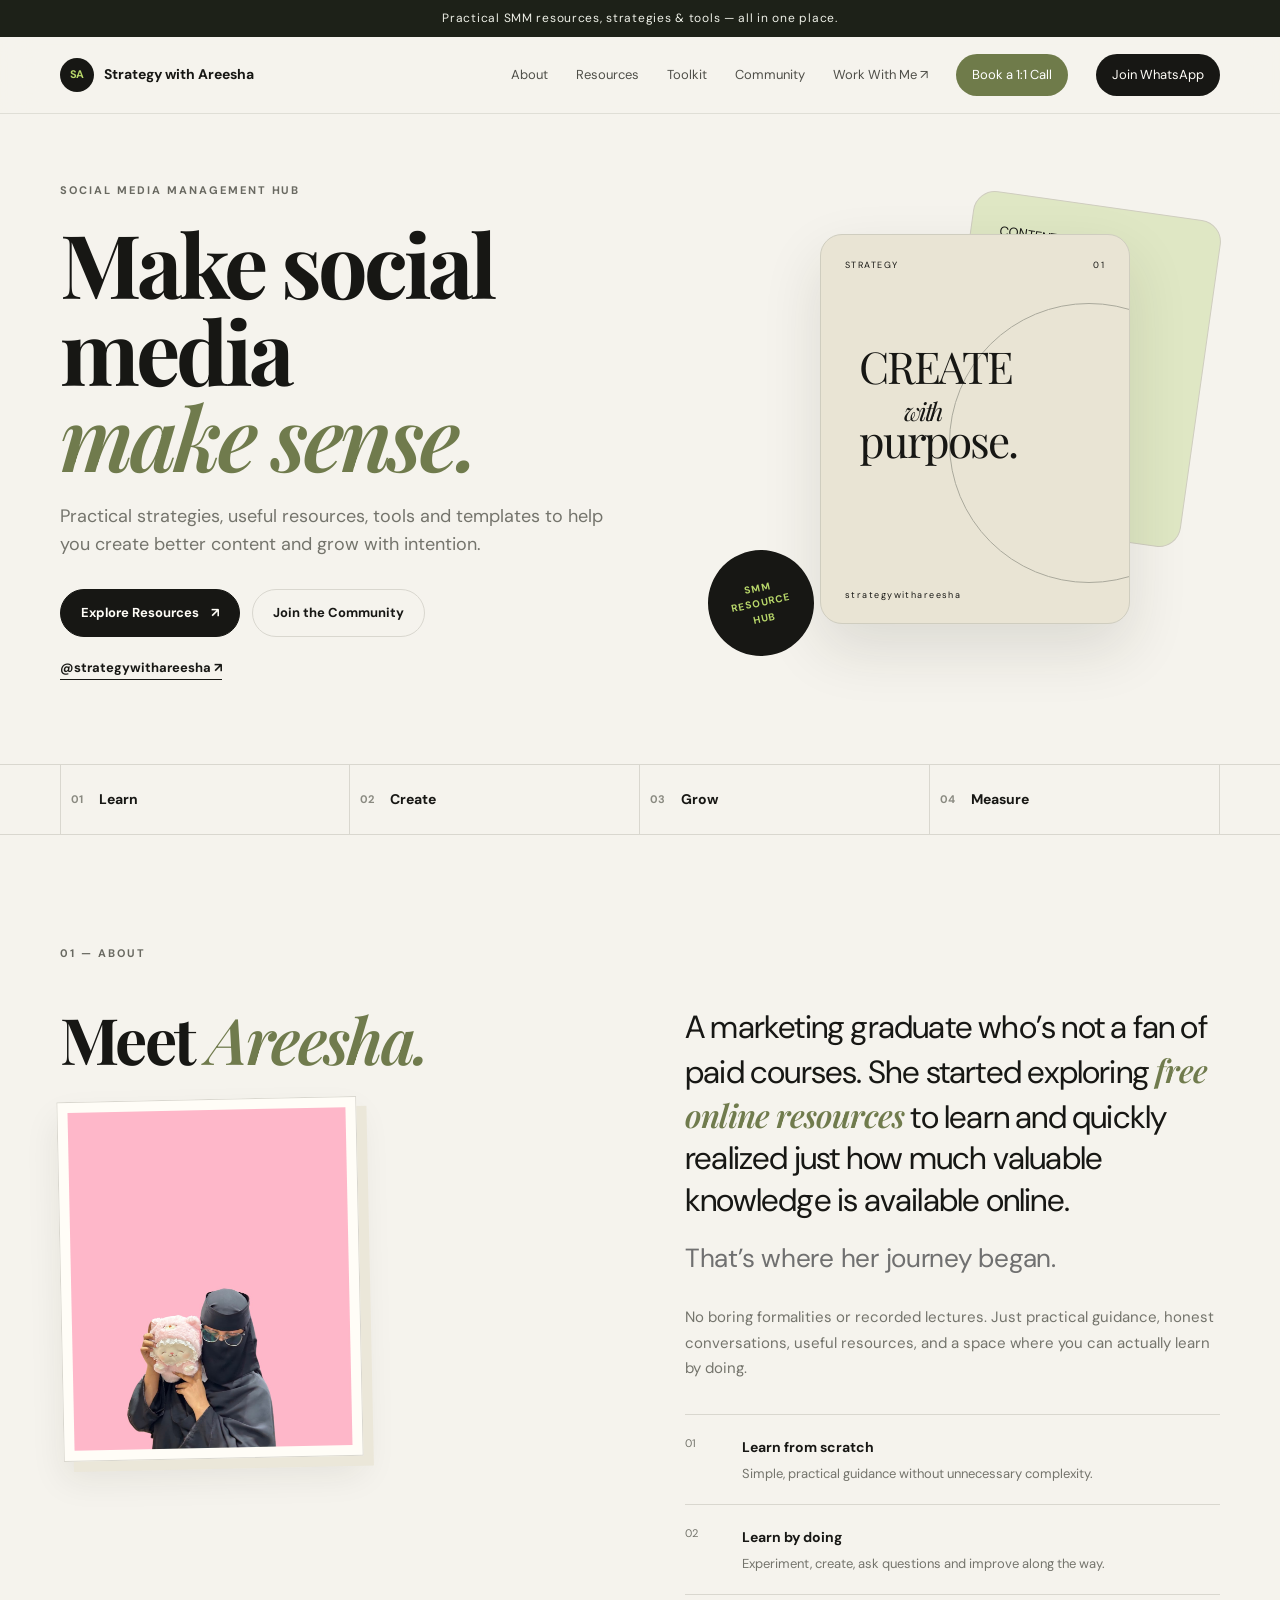
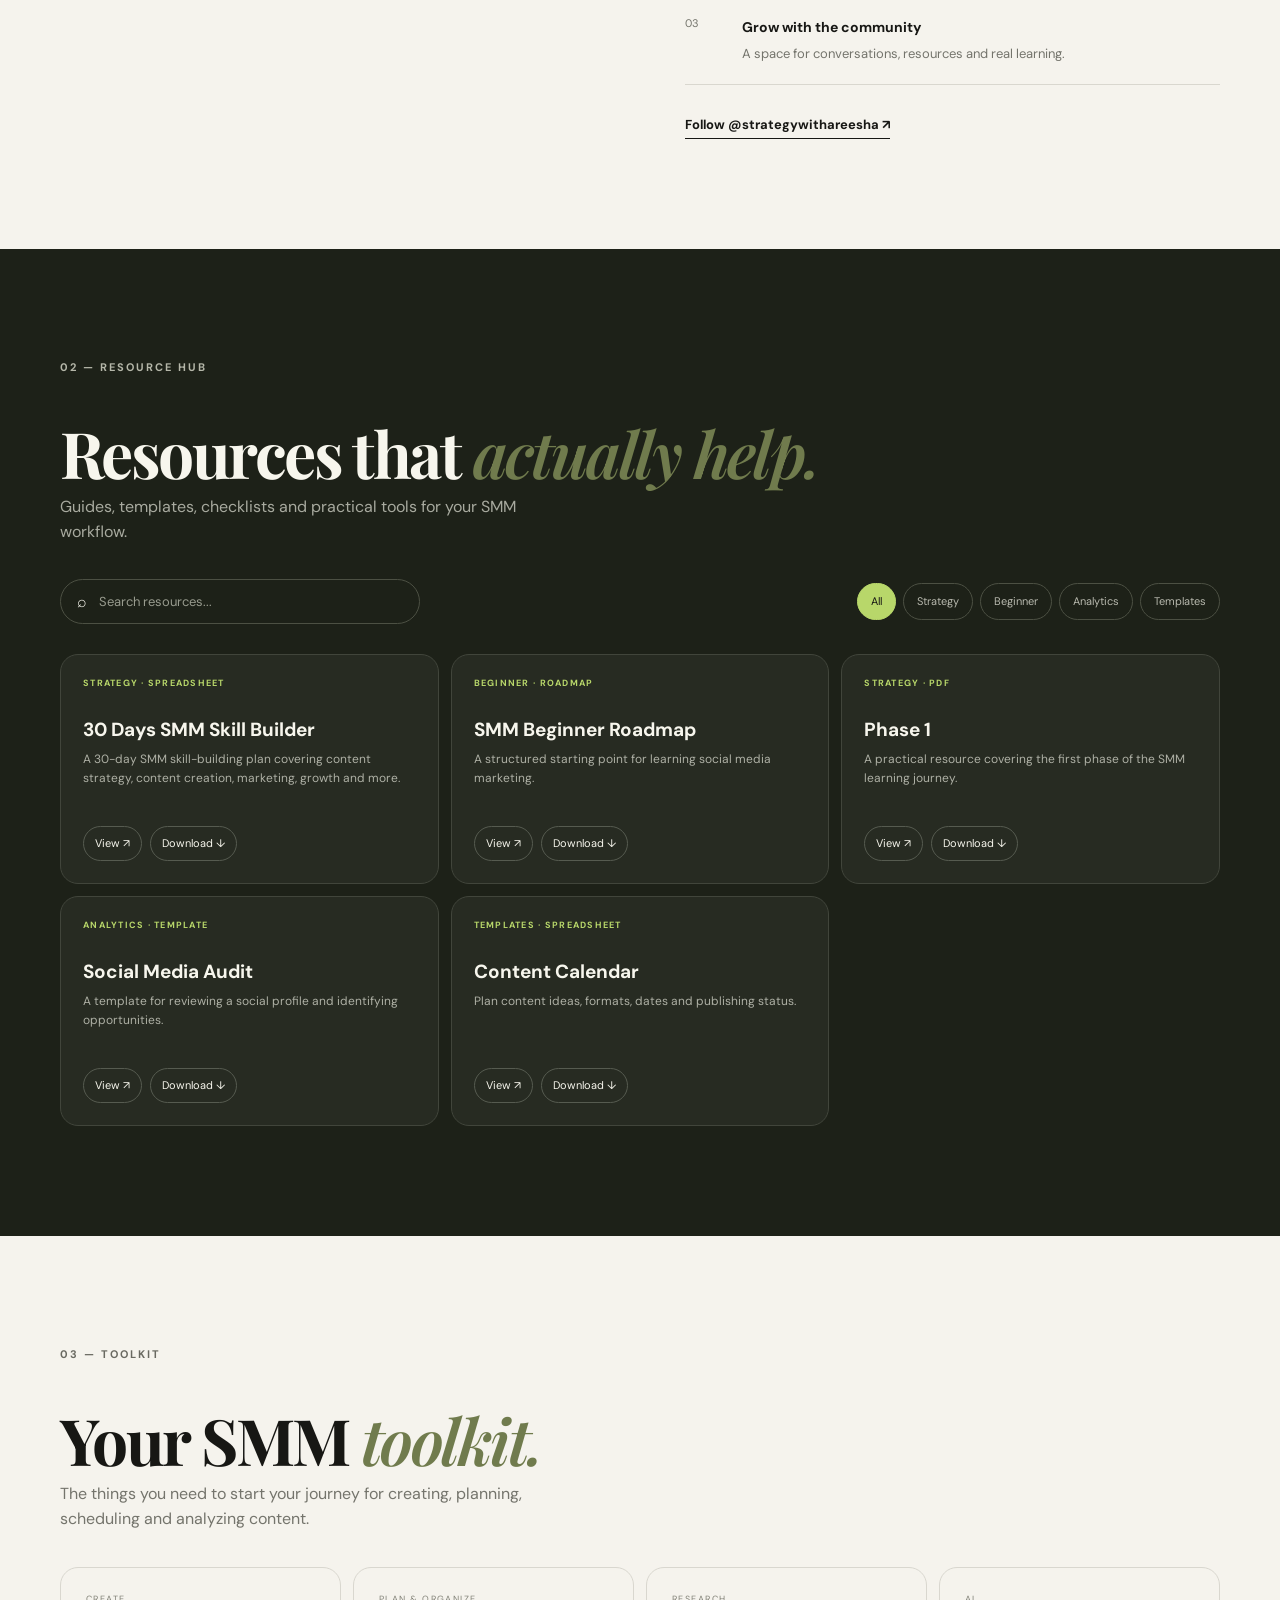
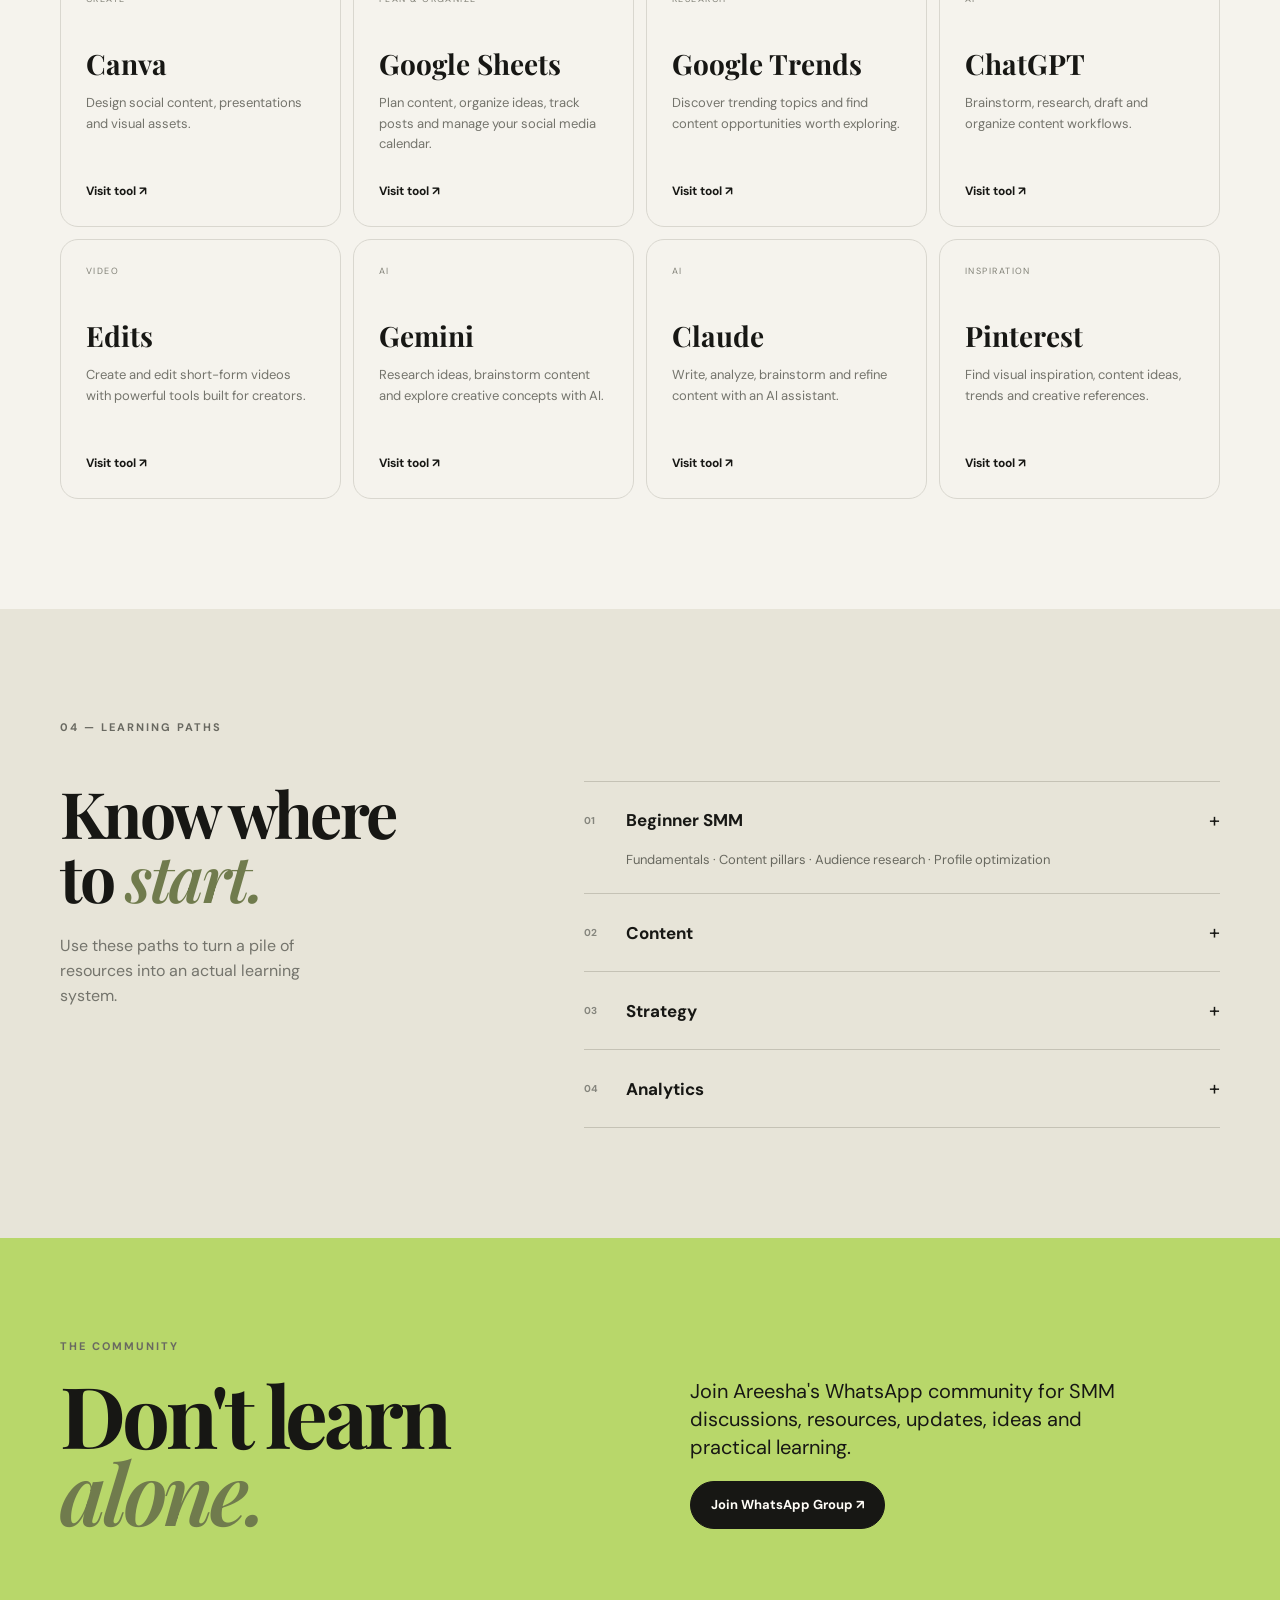
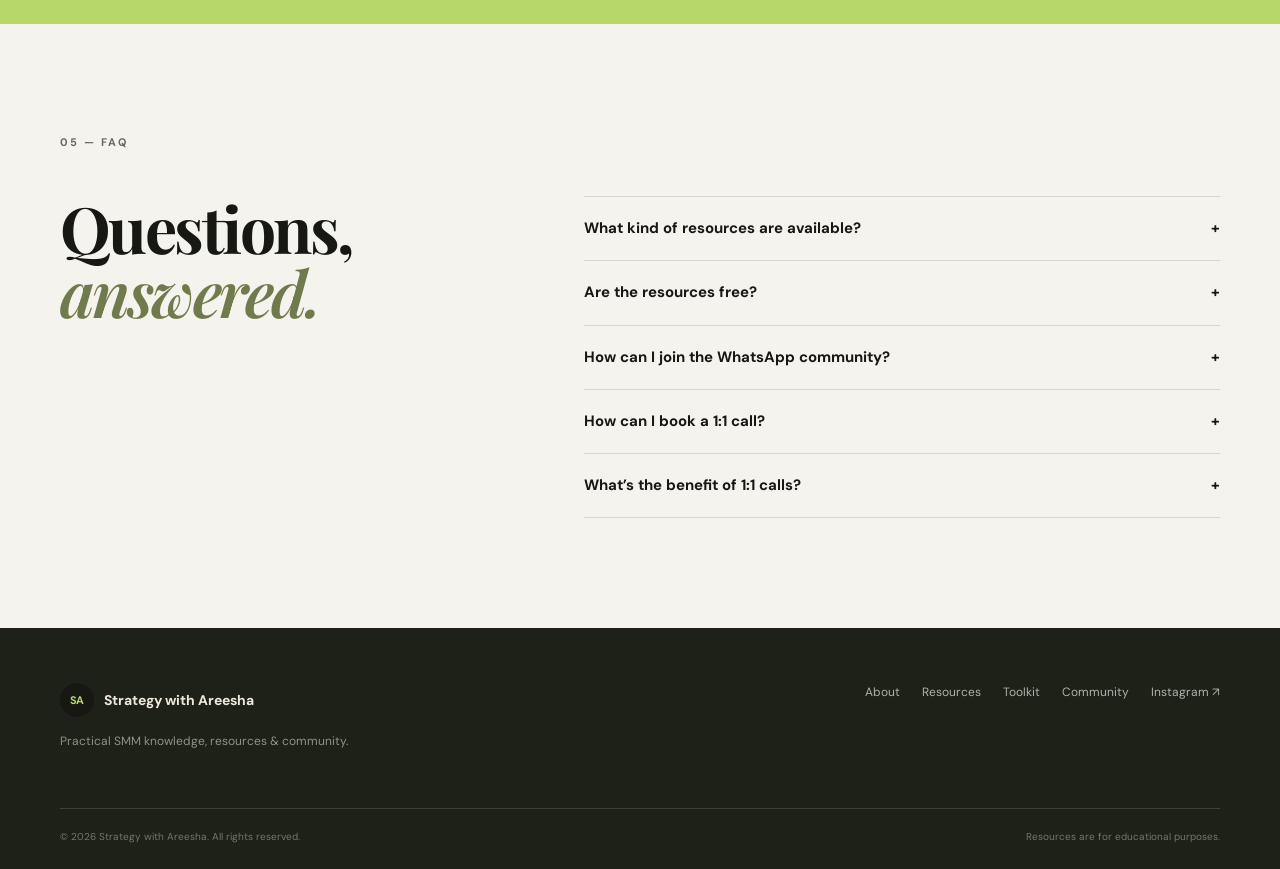
<file: index.html>
<!DOCTYPE html>
<html lang="en">

<head>
  <meta charset="UTF-8">
  <meta name="viewport" content="width=device-width, initial-scale=1.0">
  <meta name="description"
    content="Strategy with Areesha — practical social media management resources, tools, templates and learning guides.">
  <meta property="og:title" content="Strategy with Areesha | SMM Resource Hub">
  <meta property="og:description" content="Practical SMM resources, tools, templates and learning guides.">
  <title>Strategy with Areesha | SMM Resource Hub</title>
  <link rel="preconnect" href="https://fonts.googleapis.com">
  <link rel="preconnect" href="https://fonts.gstatic.com" crossorigin>
  <link
    href="https://fonts.googleapis.com/css2?family=DM+Sans:wght@400;500;600;700&family=Playfair+Display:wght@600;700&display=swap"
    rel="stylesheet">
  <link rel="stylesheet" href="css/style.css">
</head>

<body>
  <div class="announcement">Practical SMM resources, strategies & tools — all in one place.</div>

  <header class="site-header">
    <nav class="nav container">
      <a class="brand" href="#home"><span class="brand-mark">SA</span><span>Strategy with Areesha</span></a>
      <button class="menu-toggle" aria-label="Open navigation">☰</button>
      <div class="nav-links">
        <a href="#about">About</a>
        <a href="#resources">Resources</a>
        <a href="#toolkit">Toolkit</a>
        <a href="#community">Community</a>
        <a href="services.html" class="nav-button black">
            Work With Me ↗
        </a>
        <a class="nav-cta booking-cta" 
          href="mailto:areeshajamshedwork@gmail.com?subject=1%3A1%20SMM%20Call%20Request&body=Hi%20Areesha%2C%0A%0AI%27d%20like%20to%20book%20a%201%3A1%20SMM%20call%20with%20you.%0A%0APreferred%20date%3A%20%0APreferred%20time%3A%20%0A%0AWhat%20I%27d%20like%20help%20with%3A%20%0A%0AThanks%21"
          target="_blank"
          rel="noopener">
          Book a 1:1 Call
        </a>
        <a class="nav-cta" href="https://chat.whatsapp.com/FbmgXTyBlDc7ryniLBomnf?s=cl&p=a&mlu=4">Join WhatsApp</a>
      </div>
    </nav>
  </header>

  <main>
    <section id="home" class="hero container">
      <div class="hero-copy">
        <span class="eyebrow">SOCIAL MEDIA MANAGEMENT HUB</span>
        <h1>Make social media<br><em>make sense.</em></h1>
        <p class="hero-text">Practical strategies, useful resources, tools and templates to help you create better
          content and grow with intention.</p>
        <div class="hero-actions">
          <a class="button primary" href="#resources">Explore Resources <span>↗</span></a>
          <a class="button secondary" href="#community">Join the Community</a>
        </div>
        <a class="instagram-link" href="https://www.instagram.com/strategywithareesha/" target="_blank"
          rel="noopener">@strategywithareesha ↗</a>
      </div>
      <div class="hero-art" aria-hidden="true">
        <div class="art-card card-back"><span>CONTENT</span><strong>PLAN.</strong></div>
        <div class="art-card card-main">
          <div class="mini-top"><span>STRATEGY</span><span>01</span></div>
          <div class="orbit"></div>
          <div class="art-word">CREATE<br><i>with</i><br>purpose.</div>
          <div class="mini-bottom">strategywithareesha</div>
        </div>
        <div class="art-sticker">SMM<br>RESOURCE<br>HUB</div>
      </div>
    </section>

    <section class="stats-strip">
      <div class="container stats">
        <div><strong>01</strong><span>Learn</span></div>
        <div><strong>02</strong><span>Create</span></div>
        <div><strong>03</strong><span>Grow</span></div>
        <div><strong>04</strong><span>Measure</span></div>
      </div>
    </section>

    <section id="about" class="section container about">
      <div class="section-label">01 — ABOUT</div>
      <div class="about-grid">
        <div class="about-profile">
            <h2>Meet <em>Areesha.</em></h2>

            <img 
                src="resources/areesha.jpg" 
                alt="Areesha"
                class="areesha-photo"
            >
        </div>
        <div class="about-copy">
          <p class="lead">
              A marketing graduate who’s not a fan of paid courses.
              She started exploring <em>free online resources</em> to learn
              and quickly realized just how much valuable knowledge is available online.
              <span class="intro-ending">That’s where her journey began.</span>
          </p>

          <p class="about-description">
            No boring formalities or recorded lectures. Just practical guidance,
            honest conversations, useful resources, and a space where you can
            actually learn by doing.
          </p>

          <div class="about-points">
            <div>
              <span>01</span>
              <div>
                <b>Learn from scratch</b>
                <p>Simple, practical guidance without unnecessary complexity.</p>
              </div>
            </div>

            <div>
              <span>02</span>
              <div>
                <b>Learn by doing</b>
                <p>Experiment, create, ask questions and improve along the way.</p>
              </div>
            </div>

            <div>
              <span>03</span>
              <div>
                <b>Grow with the community</b>
                <p>A space for conversations, resources and real learning.</p>
              </div>
            </div>
          </div>
          <a class="text-link" href="https://www.instagram.com/strategywithareesha/" target="_blank"
            rel="noopener">Follow @strategywithareesha ↗</a>
        </div>
      </div>
    </section>

    <section id="resources" class="section resource-section">
      <div class="container">
        <div class="section-label">02 — RESOURCE HUB</div>
        <div class="section-head">
          <div>
            <h2>Resources that <em>actually help.</em></h2>
            <p>Guides, templates, checklists and practical tools for your SMM workflow.</p>
          </div>
        </div>
        <div class="resource-controls">
          <label class="search"><span>⌕</span><input id="resourceSearch" type="search"
              placeholder="Search resources..."></label>
          <div id="filters" class="filters"></div>
        </div>
        <div id="resourceGrid" class="resource-grid"></div>
        <div id="emptyState" class="empty-state" hidden>No resources found. Try another search or category.</div>
      </div>
    </section>

    <section id="toolkit" class="section container">
      <div class="section-label">03 — TOOLKIT</div>
      <div class="section-head">
        <div>
          <h2>Your SMM <em>toolkit.</em></h2>
          <p>The things you need to start your journey for creating, planning, scheduling and analyzing content.</p>
        </div>
      </div>
      <div class="tool-grid">
        <article class="tool-card"><span>CREATE</span>
          <h3>Canva</h3>
          <p>Design social content, presentations and visual assets.</p><a href="https://www.canva.com/" target="_blank"
            rel="noopener">Visit tool ↗</a>
        </article>
        <article class="tool-card">
          <span>PLAN & ORGANIZE</span>
          <h3>Google Sheets</h3>
          <p>Plan content, organize ideas, track posts and manage your social media calendar.</p>
          <a href="https://sheets.google.com/" target="_blank" rel="noopener">Visit tool ↗</a>
        </article>
        <article class="tool-card"><span>RESEARCH</span>
          <h3>Google Trends</h3>
          <p>Discover trending topics and find content opportunities worth exploring.</p>
          <a href="https://trends.google.com/" target="_blank" rel="noopener">Visit tool ↗</a>
        </article>
        <article class="tool-card"><span>AI</span>
          <h3>ChatGPT</h3>
          <p>Brainstorm, research, draft and organize content workflows.</p><a href="https://chatgpt.com/"
            target="_blank" rel="noopener">Visit tool ↗</a>
        </article>
        <article class="tool-card">
          <span>VIDEO</span>
          <h3>Edits</h3>
          <p>Create and edit short-form videos with powerful tools built for creators.</p>
          <a href="https://www.instagram.com/edits/" target="_blank" rel="noopener">Visit tool ↗</a>
        </article>

        <article class="tool-card">
          <span>AI</span>
          <h3>Gemini</h3>
          <p>Research ideas, brainstorm content and explore creative concepts with AI.</p>
          <a href="https://gemini.google.com/" target="_blank" rel="noopener">Visit tool ↗</a>
        </article>

        <article class="tool-card">
          <span>AI</span>
          <h3>Claude</h3>
          <p>Write, analyze, brainstorm and refine content with an AI assistant.</p>
          <a href="https://claude.ai/" target="_blank" rel="noopener">Visit tool ↗</a>
        </article>

        <article class="tool-card">
          <span>INSPIRATION</span>
          <h3>Pinterest</h3>
          <p>Find visual inspiration, content ideas, trends and creative references.</p>
          <a href="https://www.pinterest.com/" target="_blank" rel="noopener">Visit tool ↗</a>
        </article>
      </div>
    </section>

    <section class="section learning">
      <div class="container">
        <div class="section-label">04 — LEARNING PATHS</div>
        <div class="learning-grid">
          <div class="learning-intro">
            <h2>Know where<br>to <em>start.</em></h2>
            <p>Use these paths to turn a pile of resources into an actual learning system.</p>
          </div>
          <div class="path-list">
            <details open>
              <summary><span>01</span> Beginner SMM <b>+</b></summary>
              <p>Fundamentals · Content pillars · Audience research · Profile optimization</p>
            </details>
            <details>
              <summary><span>02</span> Content <b>+</b></summary>
              <p>Hooks · Content ideas · Captions · Reels · Story content</p>
            </details>
            <details>
              <summary><span>03</span> Strategy <b>+</b></summary>
              <p>Content strategy · Competitor research · Campaign planning · Positioning</p>
            </details>
            <details>
              <summary><span>04</span> Analytics <b>+</b></summary>
              <p>Insights · Reach · Engagement · Saves · Shares · Conversion</p>
            </details>
          </div>
        </div>
      </div>
    </section>

    <section id="community" class="community">
      <div class="container community-inner">
        <div><span class="eyebrow">THE COMMUNITY</span>
          <h2>Don't learn<br><em>alone.</em></h2>
        </div>
        <div class="community-copy">
          <p>Join Areesha's WhatsApp community for SMM discussions, resources, updates, ideas and practical learning.
          </p><a class="button light" href="https://chat.whatsapp.com/FbmgXTyBlDc7ryniLBomnf?s=cl&p=a&mlu=4"
            target="_blank" rel="noopener">Join WhatsApp Group ↗</a>
        </div>
      </div>
    </section>

    <section class="section container faq-section">
      <div class="section-label">05 — FAQ</div>
      <div class="faq-grid">
        <h2>Questions,<br><em>answered.</em></h2>
        <div class="faq-list">
          <details>
            <summary>What kind of resources are available?</summary>
            <p>All kind of free resources are available, I am providing the free resources doesn’t mean it’s has limitations. You have to do your part and research more to get more knowledge according to the knowledge</p>
          </details>
          <details>
            <summary>Are the resources free?</summary>
            <p>Yes</p>
          </details>
          <details>
            <summary>How can I join the WhatsApp community?</summary>
            <p>Ask personally in DMs @strategywithareesha</p>
          </details>
          <details>
            <summary>How can I book a 1:1 call?</summary>
            <p>You can DM @strategywithareesha and book a 1:1 call</p>
          </details>
          <details>
            <summary>What’s the benefit of 1:1 calls?</summary>
            <p>You’ll get clarity if you’re still stuck, don’t know where to start, are struggling to choose a niche, or have any SMM-related questions.</p>
          </details>
        </div>
      </div>
    </section>
  </main>

  <footer class="footer">
    <div class="container footer-top">
      <div><a class="brand footer-brand" href="#home"><span class="brand-mark">SA</span><span>Strategy with
            Areesha</span></a>
        <p>Practical SMM knowledge, resources & community.</p>
      </div>
      <div class="footer-links"><a href="#about">About</a><a href="#resources">Resources</a><a
          href="#toolkit">Toolkit</a><a href="#community">Community</a><a
          href="https://www.instagram.com/strategywithareesha/" target="_blank" rel="noopener">Instagram ↗</a></div>
    </div>
    <div class="container footer-bottom"><span>© 2026 Strategy with Areesha. All rights reserved.</span><span>Resources
        are for educational purposes.</span></div>
  </footer>
  <button id="topButton" class="top-button" aria-label="Back to top">↑</button>
  <script src="js/script.js"></script>
</body>

</html>
</file>
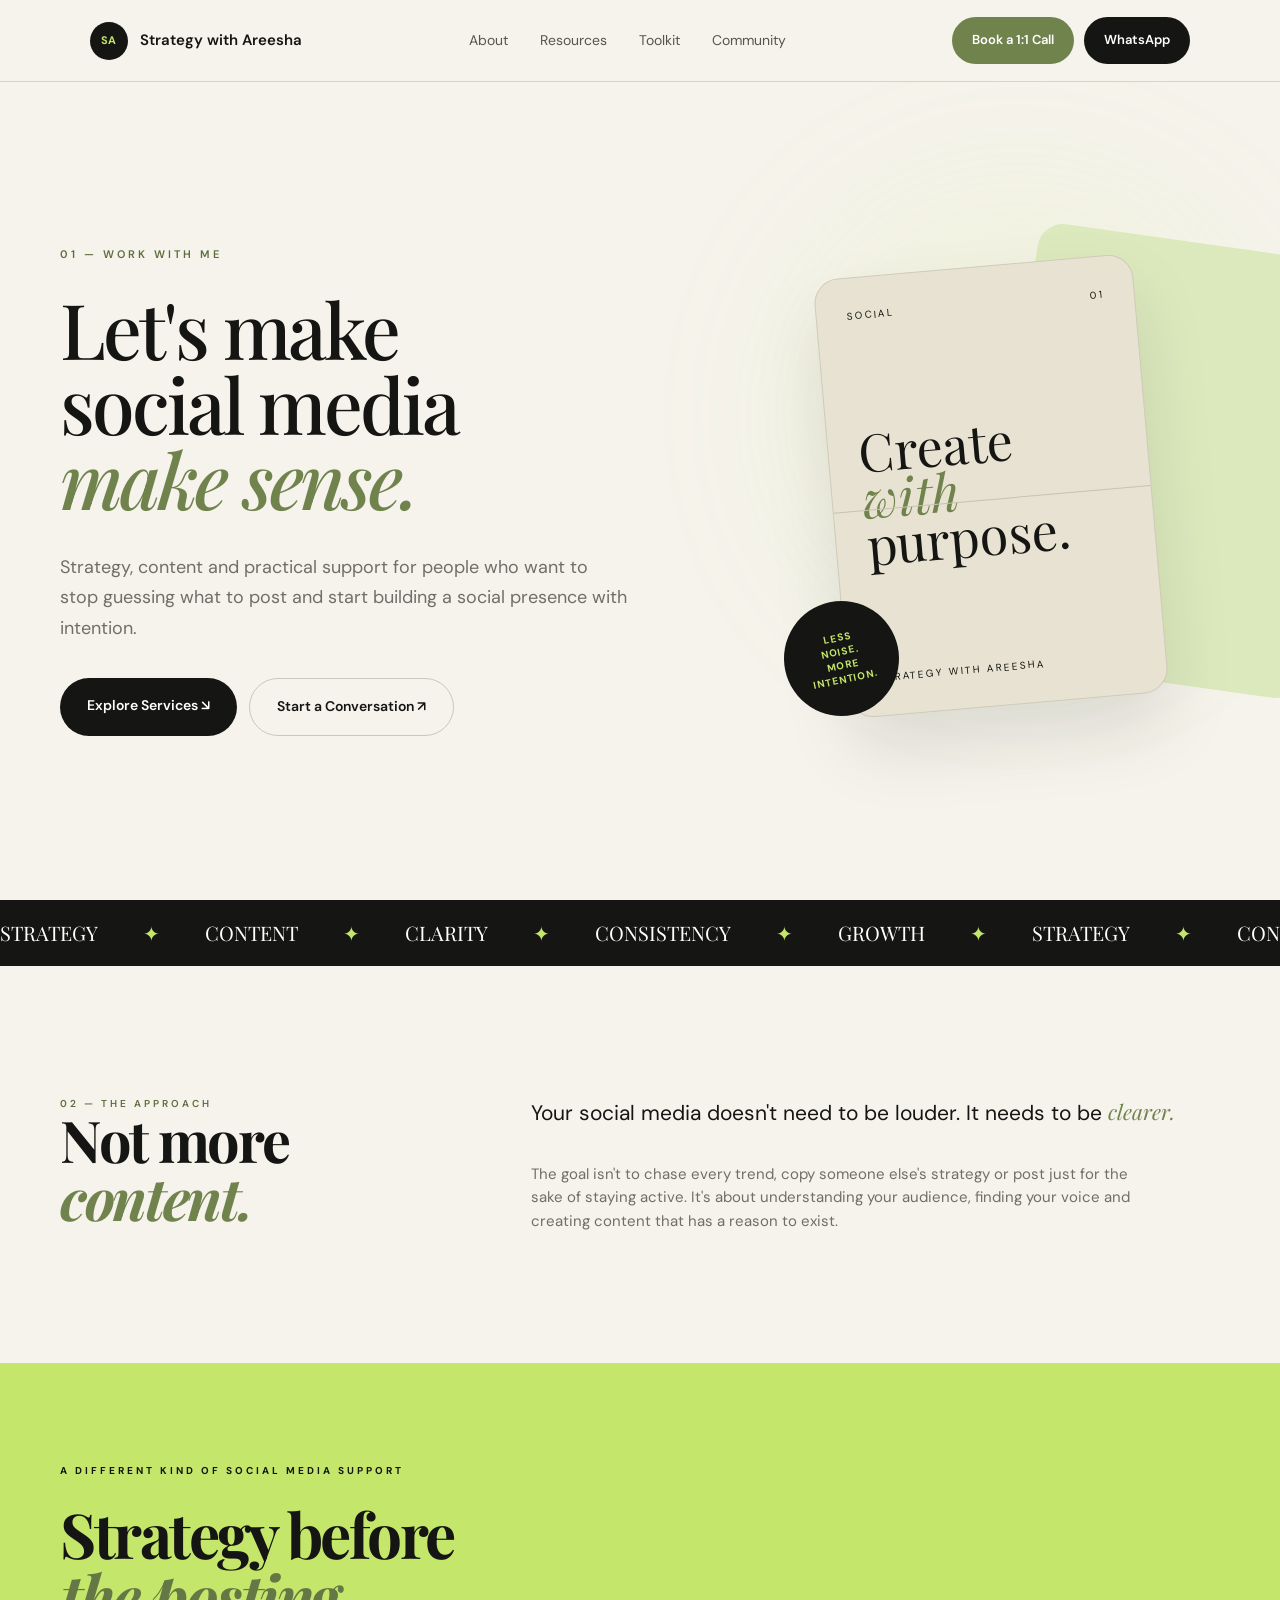
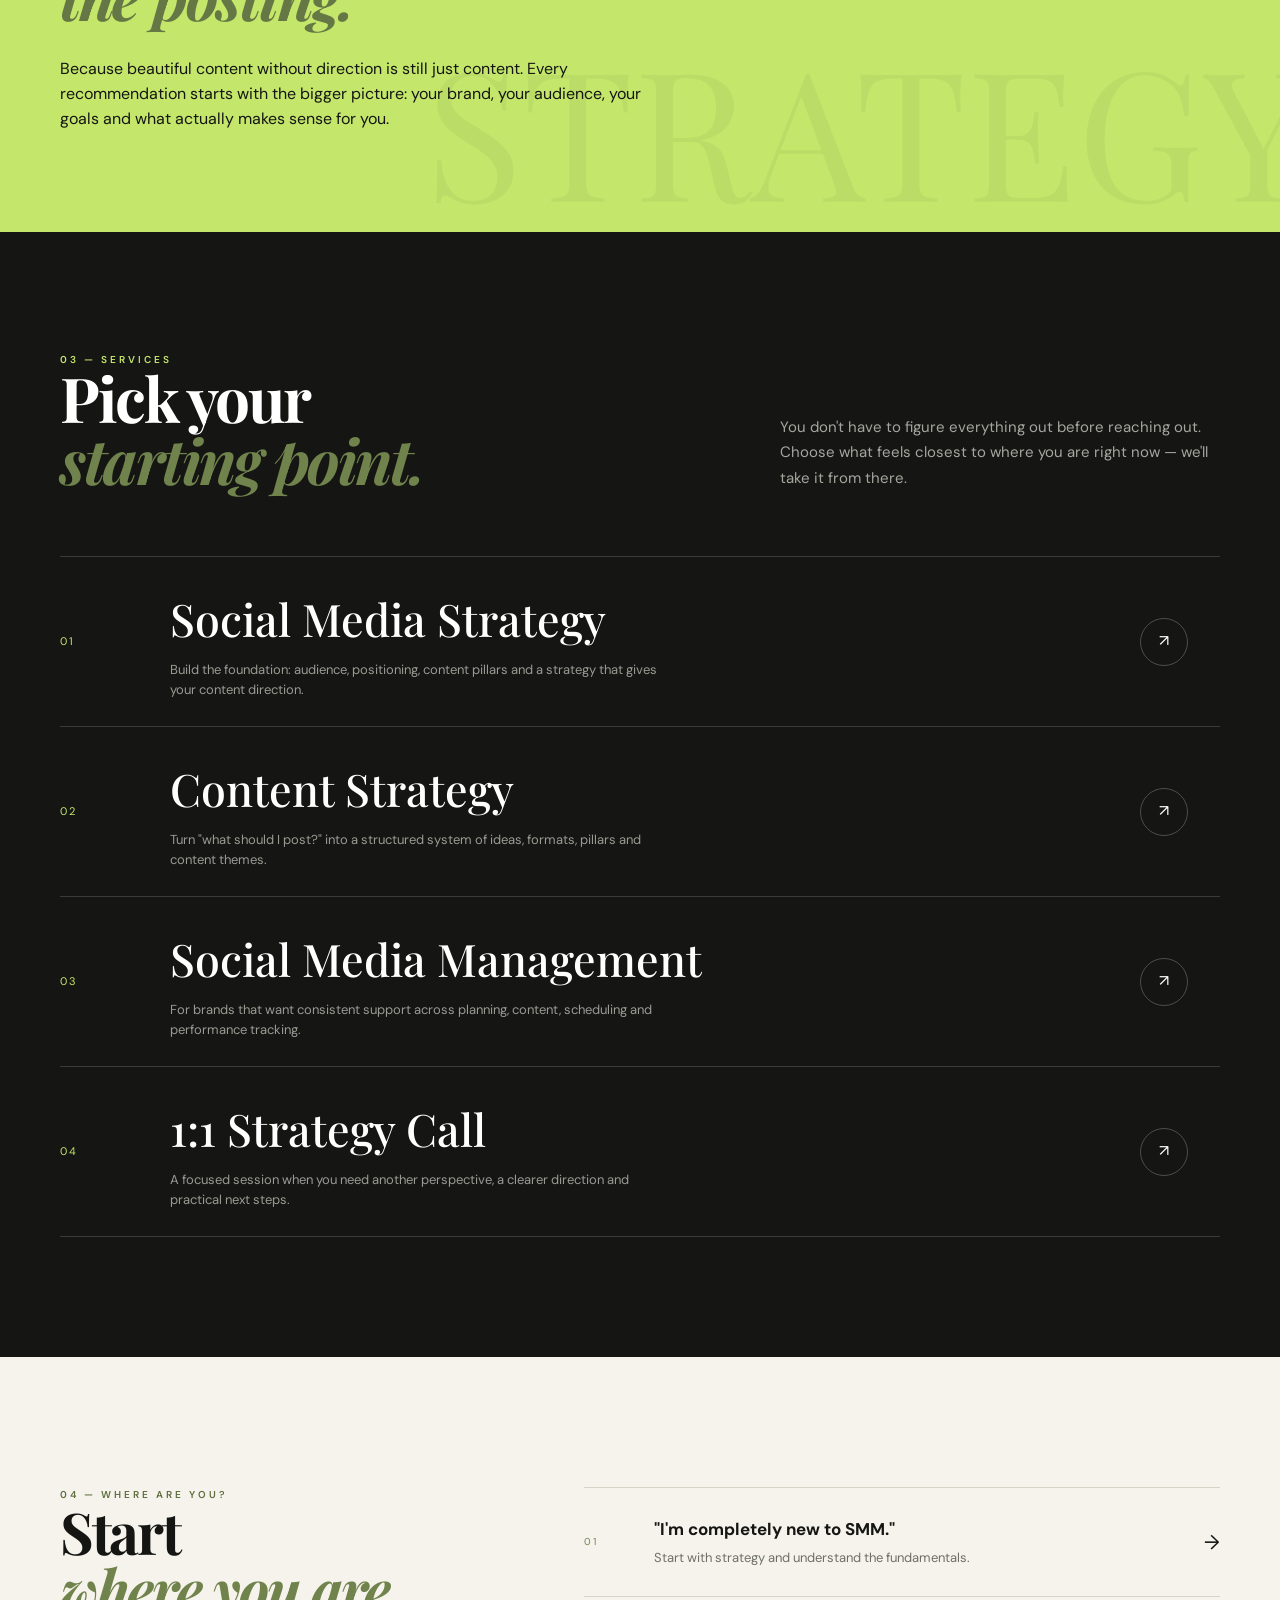
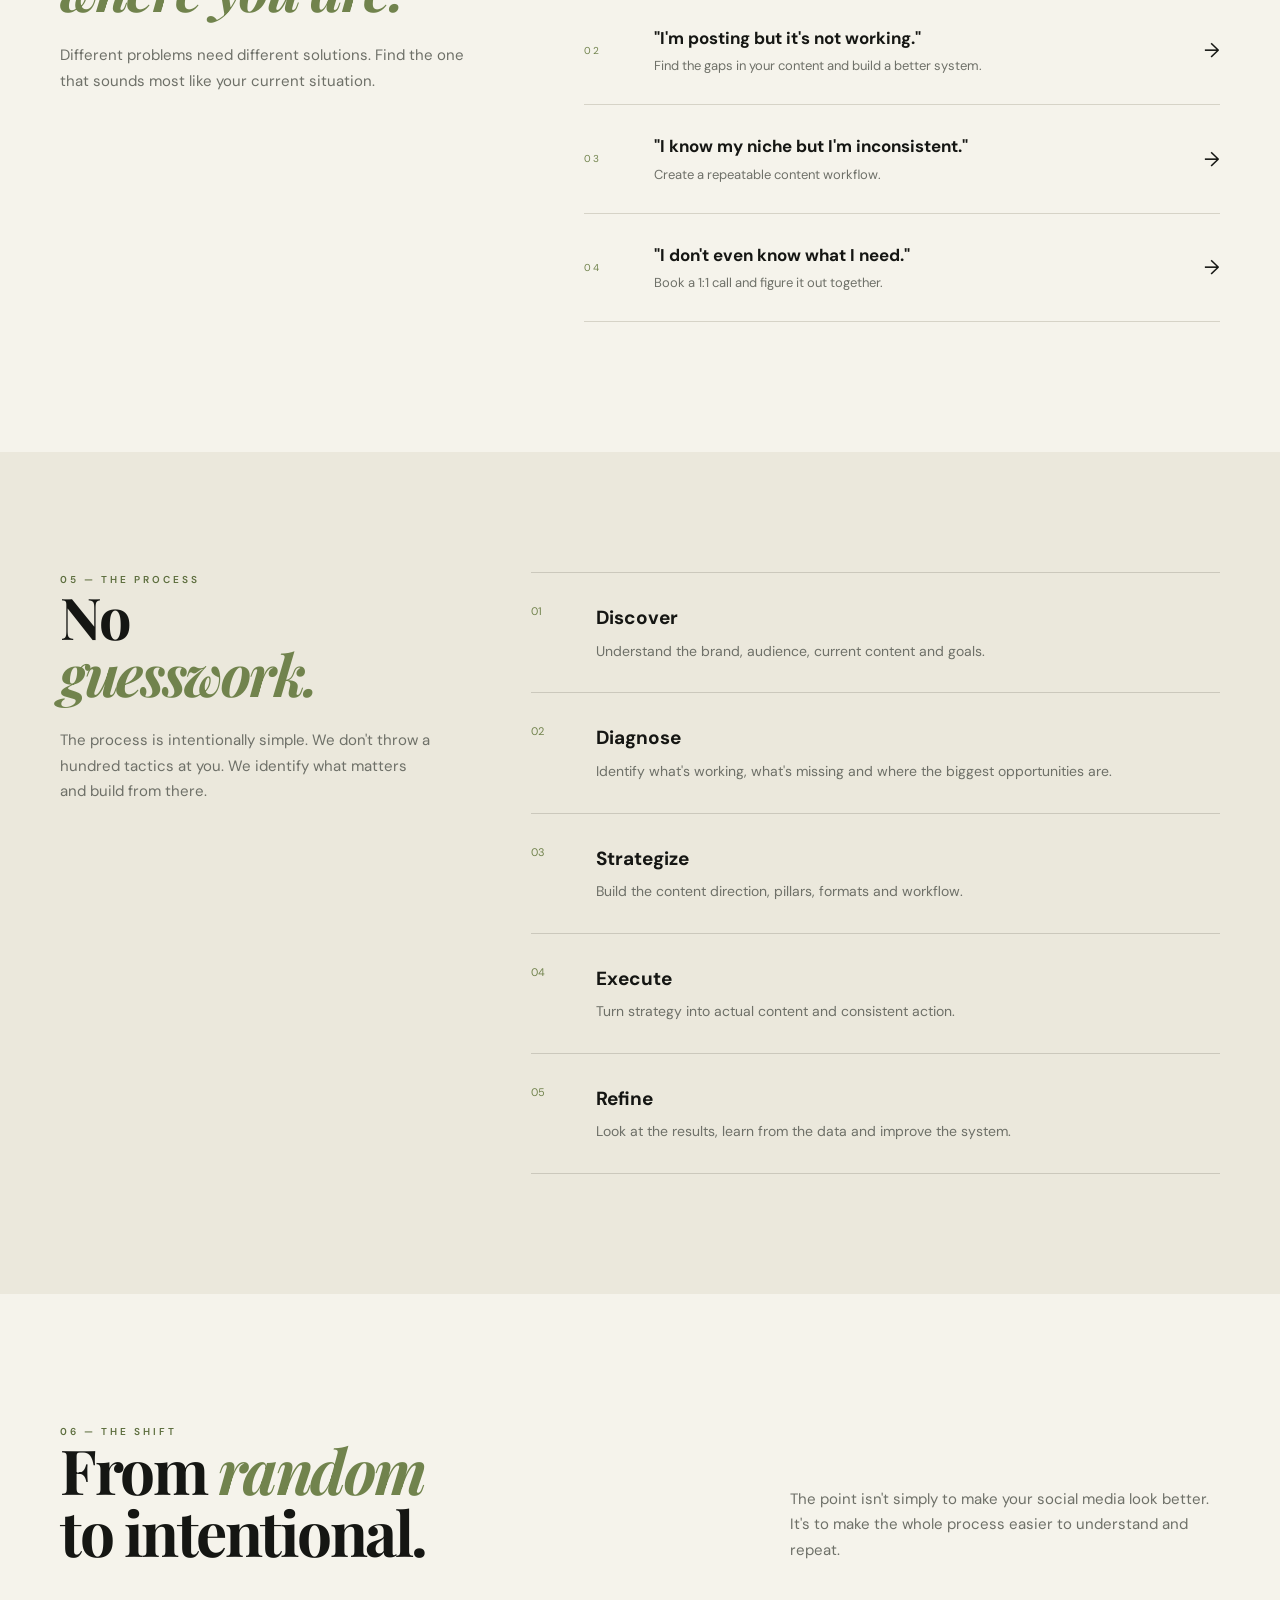
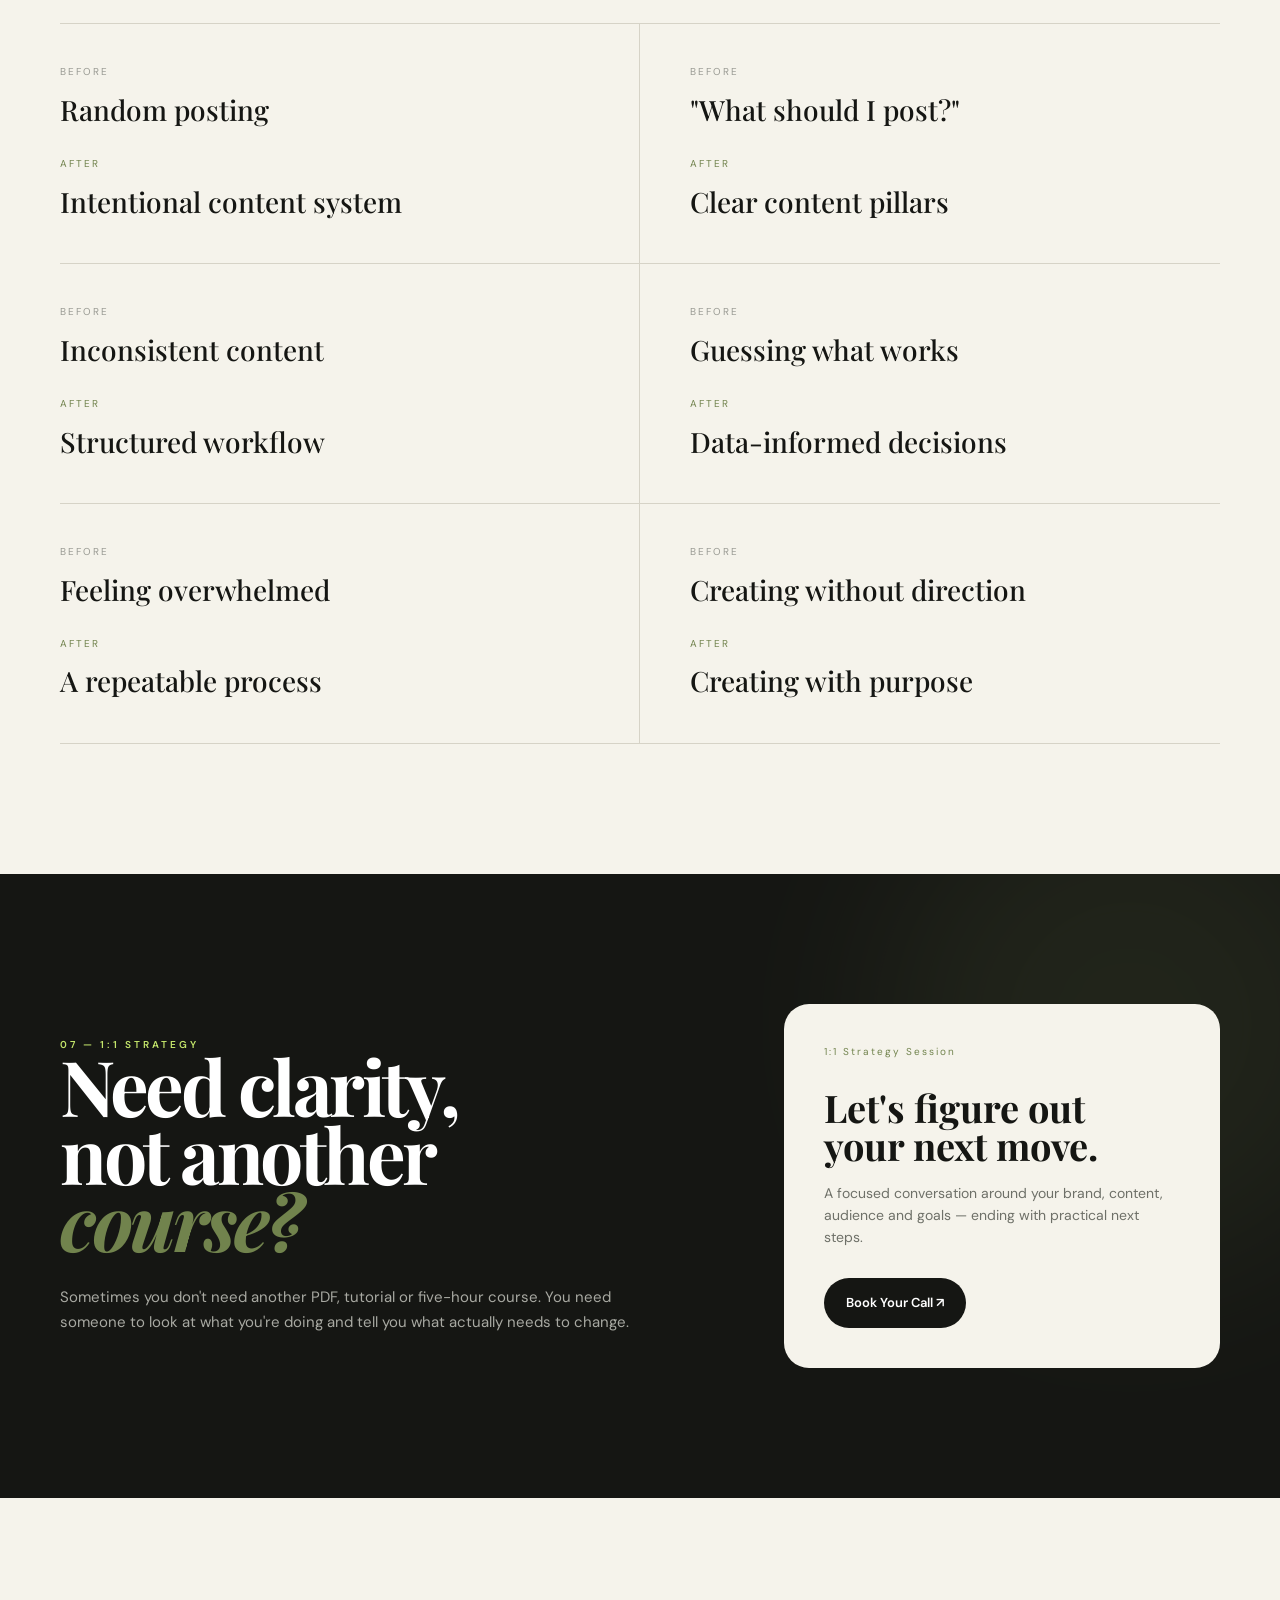
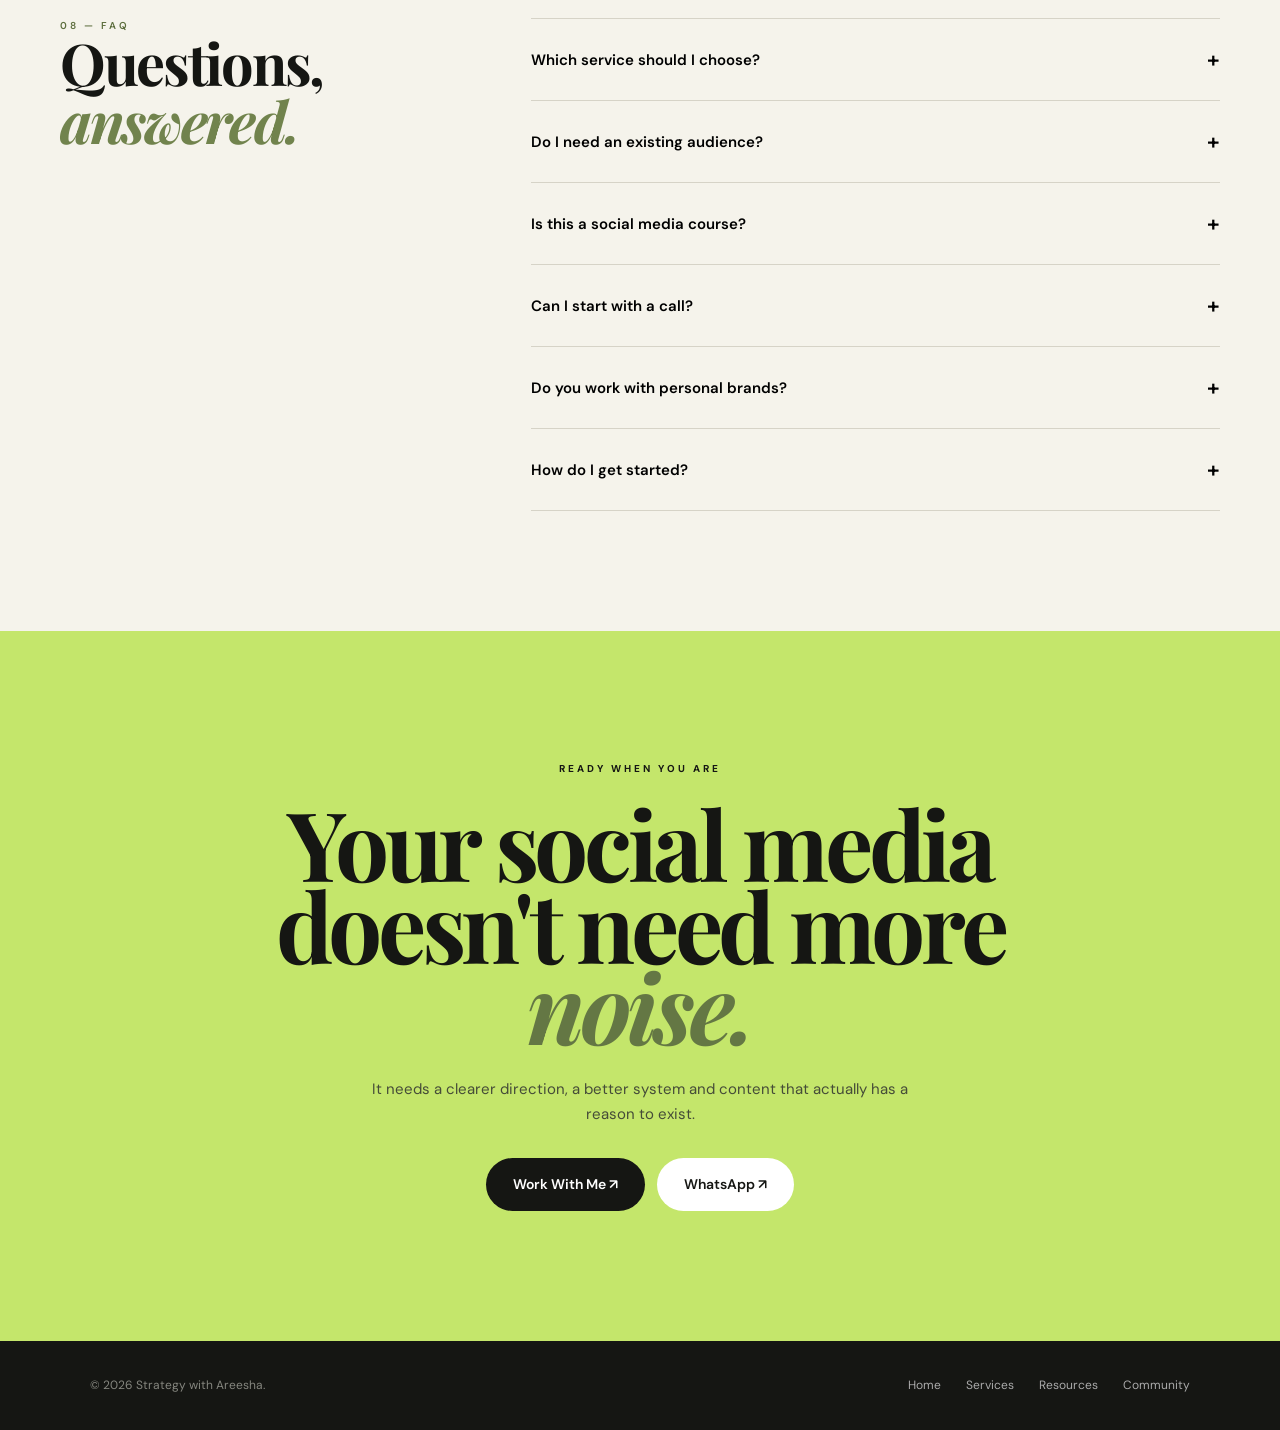
<file: services.html>
<!DOCTYPE html>
<html lang="en">

<head>

    <meta charset="UTF-8">

    <meta name="viewport" content="width=device-width, initial-scale=1.0">

    <title>Work With Areesha — Strategy with Areesha</title>

    <link rel="preconnect" href="https://fonts.googleapis.com">

    <link rel="preconnect"
          href="https://fonts.gstatic.com"
          crossorigin>

    <link href="https://fonts.googleapis.com/css2?family=DM+Sans:wght@400;500;600;700&family=Playfair+Display:ital,wght@0,400;0,500;0,600;1,400;1,500;1,600&display=swap"
          rel="stylesheet">


<link rel="stylesheet" href="css/services.css">

</head>


<body>

<a class="skip-link" href="#services">Skip to services</a>


<!-- =========================================================
     NAVIGATION
========================================================= -->

<header class="navbar">

    <a href="index.html" class="brand">

        <div class="brand-logo">
            SA
        </div>

        <span>
            Strategy with Areesha
        </span>

    </a>


    <nav class="nav-links">

        <a href="index.html#about">
            About
        </a>

        <a href="index.html#resources">
            Resources
        </a>

        <a href="index.html#toolkit">
            Toolkit
        </a>

        <a href="index.html#community">
            Community
        </a>

    </nav>


    <div class="nav-actions">

        <a
            class="nav-button green"
            href="mailto:areeshajamshedwork@gmail.com?subject=1:1 SMM Strategy Call"
        >
            Book a 1:1 Call
        </a>

        <a
            class="nav-button black"
            href="https://wa.me/923021278223"
            target="_blank"
        >
            WhatsApp
        </a>

    </div>

    <button
        class="nav-toggle"
        id="navToggle"
        type="button"
        aria-label="Open navigation"
        aria-expanded="false"
        aria-controls="mobileMenu"
    >
        <span></span>
        <span></span>
    </button>

</header>

<nav class="mobile-menu" id="mobileMenu" aria-label="Mobile navigation">
    <a href="index.html#about">About</a>
    <a href="index.html#resources">Resources</a>
    <a href="index.html#toolkit">Toolkit</a>
    <a href="index.html#community">Community</a>
    <a href="#services">Work With Me</a>
</nav>



<!-- =========================================================
     HERO
========================================================= -->

<section class="hero">


    <div>

        <div class="hero-label">
            01 — WORK WITH ME
        </div>


        <h1>

            Let's make<br>

            social media<br>

            <em>make sense.</em>

        </h1>


        <p class="hero-description">

            Strategy, content and practical support for people
            who want to stop guessing what to post and start
            building a social presence with intention.

        </p>


        <div class="hero-buttons">

            <a
                href="#services"
                class="button-primary"
            >
                Explore Services ↘
            </a>

            <a
                href="mailto:areeshajamshedwork@gmail.com?subject=I want to work with Areesha"
                class="button-secondary"
            >
                Start a Conversation ↗
            </a>

        </div>

    </div>



    <div class="hero-art">

        <div class="floating-word">
            strategy.
        </div>


        <div class="art-back"></div>


        <div class="art-card">

            <div class="art-top">

                <span>
                    SOCIAL
                </span>

                <span>
                    01
                </span>

            </div>


            <div class="art-title">

                Create<br>

                <em>with</em><br>

                purpose.

            </div>


            <div class="art-line"></div>


            <div class="art-footer">

                STRATEGY WITH AREESHA

            </div>

        </div>


        <div class="sticker">

            LESS<br>
            NOISE.<br>
            MORE<br>
            INTENTION.

        </div>

    </div>

</section>



<!-- =========================================================
     MARQUEE
========================================================= -->

<div class="marquee">

    <div class="marquee-track">

        <span>
            STRATEGY
        </span>

        <span class="dot">✦</span>

        <span>
            CONTENT
        </span>

        <span class="dot">✦</span>

        <span>
            CLARITY
        </span>

        <span class="dot">✦</span>

        <span>
            CONSISTENCY
        </span>

        <span class="dot">✦</span>

        <span>
            GROWTH
        </span>

        <span class="dot">✦</span>

        <span>
            STRATEGY
        </span>

        <span class="dot">✦</span>

        <span>
            CONTENT
        </span>

        <span class="dot">✦</span>

        <span>
            CLARITY
        </span>

        <span class="dot">✦</span>

        <span>
            CONSISTENCY
        </span>

        <span class="dot">✦</span>

        <span>
            GROWTH
        </span>

    </div>

</div>



<!-- =========================================================
     INTRO
========================================================= -->

<section class="intro reveal">


    <div class="intro-grid">


        <div>

            <div class="section-label">
                02 — THE APPROACH
            </div>


            <h2 class="intro-title">

                Not more<br>

                <em>content.</em>

            </h2>

        </div>


        <div>

            <p class="intro-copy">

                Your social media doesn't need to be louder.

                It needs to be
                <span>
                    clearer.
                </span>

            </p>


            <p class="intro-small">

                The goal isn't to chase every trend, copy
                someone else's strategy or post just for the
                sake of staying active.

                It's about understanding your audience,
                finding your voice and creating content that
                has a reason to exist.

            </p>

        </div>

    </div>

</section>



<!-- =========================================================
     MANIFESTO
========================================================= -->

<section class="manifesto reveal">


    <div class="manifesto-label">
        A DIFFERENT KIND OF SOCIAL MEDIA SUPPORT
    </div>


    <h2>

        Strategy before<br>

        <em>the posting.</em>

    </h2>


    <p>

        Because beautiful content without direction is
        still just content.

        Every recommendation starts with the bigger
        picture: your brand, your audience, your goals
        and what actually makes sense for you.

    </p>

</section>



<!-- =========================================================
     SERVICES
========================================================= -->

<section class="services" id="services">


    <div class="section-label" style="color:var(--lime);">
        03 — SERVICES
    </div>


    <div class="services-heading">

        <h2 class="services-title">

            Pick your<br>

            <em>starting point.</em>

        </h2>


        <p class="services-intro">

            You don't have to figure everything out before
            reaching out.

            Choose what feels closest to where you are
            right now — we'll take it from there.

        </p>

    </div>



    <div class="service-list">


        <a class="service reveal" href="mailto:areeshajamshedwork@gmail.com?subject=Enquiry%20%E2%80%94%20Social%20Media%20Strategy&body=Hi%20Areesha%2C%0A%0AI%27m%20interested%20in%20your%20Social%20Media%20Strategy%20service.%0A%0AI%27d%20like%20help%20with%20audience%20research%2C%20brand%20positioning%2C%20content%20pillars%2C%20content%20direction%2C%20and%20developing%20a%20clear%20social%20media%20strategy%20for%20my%20brand.%0A%0AHere%20are%20some%20details%20about%20my%20brand%3A%0ABrand%2FBusiness%20Name%3A%0AInstagram%2FWebsite%3A%0AWhat%20I%20currently%20offer%3A%0AMy%20main%20goal%20on%20social%20media%3A%0AWhat%20I%27m%20struggling%20with%3A%0A%0AI%27d%20also%20like%20to%20know%20more%20about%20your%20process%2C%20pricing%2C%20and%20next%20steps.%0A%0AThank%20you!">
    <div class="service-number">01</div>
    <div>
        <div class="service-name">Social Media Strategy</div>
        <p class="service-description">Build the foundation: audience, positioning, content pillars and a strategy that gives your content direction.</p>
    </div>
    <div class="service-arrow" aria-hidden="true">↗</div>
</a>



        <a class="service reveal" href="mailto:areeshajamshedwork@gmail.com?subject=Enquiry%20%E2%80%94%20Content%20Strategy&body=Hi%20Areesha%2C%0A%0AI%27m%20interested%20in%20your%20Content%20Strategy%20service.%0A%0AI%27d%20like%20help%20turning%20my%20content%20ideas%20into%20a%20clear%20and%20structured%20content%20system%2C%20including%20content%20pillars%2C%20themes%2C%20formats%2C%20ideas%2C%20and%20a%20consistent%20posting%20direction.%0A%0AHere%20are%20some%20details%20about%20my%20brand%3A%0ABrand%2FBusiness%20Name%3A%0AInstagram%2FWebsite%3A%0AWhat%20I%20currently%20offer%3A%0AMy%20target%20audience%3A%0AMy%20main%20content%20goal%3A%0AWhat%20I%27m%20struggling%20with%3A%0A%0AI%27d%20also%20like%20to%20know%20more%20about%20your%20process%2C%20pricing%2C%20deliverables%2C%20and%20next%20steps.%0A%0AThank%20you!">
    <div class="service-number">02</div>
    <div>
        <div class="service-name">Content Strategy</div>
        <p class="service-description">Turn "what should I post?" into a structured system of ideas, formats, pillars and content themes.</p>
    </div>
    <div class="service-arrow" aria-hidden="true">↗</div>
</a>



        <a class="service reveal" href="mailto:areeshajamshedwork@gmail.com?subject=Enquiry%20%E2%80%94%20Social%20Media%20Management&body=Hi%20Areesha%2C%0A%0AI%27m%20interested%20in%20your%20Social%20Media%20Management%20service.%0A%0AI%27m%20looking%20for%20consistent%20support%20with%20planning%2C%20content%20creation%2C%20scheduling%2C%20publishing%2C%20and%20tracking%20social%20media%20performance.%0A%0AHere%20are%20some%20details%20about%20my%20brand%3A%0ABrand%2FBusiness%20Name%3A%0AInstagram%2FWebsite%3A%0AWhat%20I%20currently%20offer%3A%0AMy%20target%20audience%3A%0APlatforms%20I%27d%20like%20help%20with%3A%0AMy%20main%20social%20media%20goal%3A%0AWhat%20I%27m%20currently%20struggling%20with%3A%0A%0APlease%20also%20share%20your%20management%20packages%2C%20pricing%2C%20deliverables%2C%20posting%20frequency%2C%20and%20next%20steps.%0A%0AThank%20you!">
    <div class="service-number">03</div>
    <div>
        <div class="service-name">Social Media Management</div>
        <p class="service-description">For brands that want consistent support across planning, content, scheduling and performance tracking.</p>
    </div>
    <div class="service-arrow" aria-hidden="true">↗</div>
</a>



        <a class="service reveal" href="mailto:areeshajamshedwork@gmail.com?subject=Enquiry%20%E2%80%94%201%3A1%20Strategy%20Call&body=Hi%20Areesha%2C%0A%0AI%27m%20interested%20in%20booking%20a%201%3A1%20Strategy%20Call.%0A%0AI%27d%20like%20to%20get%20a%20clearer%20perspective%20on%20my%20social%20media%20strategy%2C%20content%2C%20positioning%2C%20or%20overall%20direction%20and%20leave%20the%20session%20with%20practical%20next%20steps.%0A%0AHere%20are%20some%20details%20about%20me%20and%20my%20brand%3A%0AName%3A%0ABrand%2FBusiness%20Name%3A%0AInstagram%2FWebsite%3A%0AWhat%20I%20do%3A%0AMy%20target%20audience%3A%0AMy%20main%20goal%3A%0AWhat%20I%27m%20currently%20struggling%20with%3A%0AWhat%20I%27d%20like%20help%20with%20during%20the%20call%3A%0A%0APreferred%20date%3A%0APreferred%20time%3A%0A%0AI%27d%20also%20like%20to%20know%20the%20call%20duration%2C%20pricing%2C%20availability%2C%20and%20how%20the%20booking%20process%20works.%0A%0AThank%20you!">
    <div class="service-number">04</div>
    <div>
        <div class="service-name">1:1 Strategy Call</div>
        <p class="service-description">A focused session when you need another perspective, a clearer direction and practical next steps.</p>
    </div>
    <div class="service-arrow" aria-hidden="true">↗</div>
</a>


    </div>

</section>



<!-- =========================================================
     STARTING POINT
========================================================= -->

<section class="start reveal">


    <div class="start-layout">


        <div>

            <div class="section-label">
                04 — WHERE ARE YOU?
            </div>


            <h2 class="start-title">

                Start<br>

                <em>where you are.</em>

            </h2>


            <p class="start-description">

                Different problems need different solutions.
                Find the one that sounds most like your
                current situation.

            </p>

        </div>



        <div class="start-options">


            <a
                class="option"
                href="#services"
            >

                <div class="option-number">
                    01
                </div>

                <div>

                    <h3>
                        "I'm completely new to SMM."
                    </h3>

                    <p>
                        Start with strategy and understand
                        the fundamentals.
                    </p>

                </div>

                <div class="option-arrow">
                    →
                </div>

            </a>



            <a
                class="option"
                href="#services"
            >

                <div class="option-number">
                    02
                </div>

                <div>

                    <h3>
                        "I'm posting but it's not working."
                    </h3>

                    <p>
                        Find the gaps in your content and
                        build a better system.
                    </p>

                </div>

                <div class="option-arrow">
                    →
                </div>

            </a>



            <a
                class="option"
                href="#services"
            >

                <div class="option-number">
                    03
                </div>

                <div>

                    <h3>
                        "I know my niche but I'm inconsistent."
                    </h3>

                    <p>
                        Create a repeatable content workflow.
                    </p>

                </div>

                <div class="option-arrow">
                    →
                </div>

            </a>



            <a
                class="option"
                href="#call"
            >

                <div class="option-number">
                    04
                </div>

                <div>

                    <h3>
                        "I don't even know what I need."
                    </h3>

                    <p>
                        Book a 1:1 call and figure it out together.
                    </p>

                </div>

                <div class="option-arrow">
                    →
                </div>

            </a>


        </div>

    </div>

</section>



<!-- =========================================================
     PROCESS
========================================================= -->

<section class="process reveal">


    <div class="process-grid">


        <div>

            <div class="section-label">
                05 — THE PROCESS
            </div>


            <h2 class="process-title">

                No<br>

                <em>guesswork.</em>

            </h2>


            <p class="process-copy">

                The process is intentionally simple.
                We don't throw a hundred tactics at you.
                We identify what matters and build from there.

            </p>

        </div>



        <div class="process-items">


            <div class="process-item">

                <div class="process-item-number">
                    01
                </div>

                <div>

                    <h3>
                        Discover
                    </h3>

                    <p>
                        Understand the brand, audience,
                        current content and goals.
                    </p>

                </div>

            </div>



            <div class="process-item">

                <div class="process-item-number">
                    02
                </div>

                <div>

                    <h3>
                        Diagnose
                    </h3>

                    <p>
                        Identify what's working, what's
                        missing and where the biggest
                        opportunities are.
                    </p>

                </div>

            </div>



            <div class="process-item">

                <div class="process-item-number">
                    03
                </div>

                <div>

                    <h3>
                        Strategize
                    </h3>

                    <p>
                        Build the content direction,
                        pillars, formats and workflow.
                    </p>

                </div>

            </div>



            <div class="process-item">

                <div class="process-item-number">
                    04
                </div>

                <div>

                    <h3>
                        Execute
                    </h3>

                    <p>
                        Turn strategy into actual content
                        and consistent action.
                    </p>

                </div>

            </div>



            <div class="process-item">

                <div class="process-item-number">
                    05
                </div>

                <div>

                    <h3>
                        Refine
                    </h3>

                    <p>
                        Look at the results, learn from the
                        data and improve the system.
                    </p>

                </div>

            </div>


        </div>

    </div>

</section>



<!-- =========================================================
     TRANSFORMATION
========================================================= -->

<section class="transformation reveal">


    <div class="transformation-head">


        <div>

            <div class="section-label">
                06 — THE SHIFT
            </div>


            <h2 class="transformation-title">

                From <em>random</em><br>

                to intentional.

            </h2>

        </div>


        <p>

            The point isn't simply to make your social media
            look better.

            It's to make the whole process easier to
            understand and repeat.

        </p>

    </div>



    <div class="transformation-grid">


        <div class="transformation-card">

            <div class="before">
                BEFORE
            </div>

            <h3>
                Random posting
            </h3>

            <div class="after">
                AFTER
            </div>

            <h3>
                Intentional content system
            </h3>

        </div>



        <div class="transformation-card">

            <div class="before">
                BEFORE
            </div>

            <h3>
                "What should I post?"
            </h3>

            <div class="after">
                AFTER
            </div>

            <h3>
                Clear content pillars
            </h3>

        </div>



        <div class="transformation-card">

            <div class="before">
                BEFORE
            </div>

            <h3>
                Inconsistent content
            </h3>

            <div class="after">
                AFTER
            </div>

            <h3>
                Structured workflow
            </h3>

        </div>



        <div class="transformation-card">

            <div class="before">
                BEFORE
            </div>

            <h3>
                Guessing what works
            </h3>

            <div class="after">
                AFTER
            </div>

            <h3>
                Data-informed decisions
            </h3>

        </div>



        <div class="transformation-card">

            <div class="before">
                BEFORE
            </div>

            <h3>
                Feeling overwhelmed
            </h3>

            <div class="after">
                AFTER
            </div>

            <h3>
                A repeatable process
            </h3>

        </div>



        <div class="transformation-card">

            <div class="before">
                BEFORE
            </div>

            <h3>
                Creating without direction
            </h3>

            <div class="after">
                AFTER
            </div>

            <h3>
                Creating with purpose
            </h3>

        </div>


    </div>

</section>



<!-- =========================================================
     1:1 CALL
========================================================= -->

<section class="call" id="call">


    <div class="call-grid">


        <div>

            <div
                class="section-label"
                style="color:var(--lime);"
            >
                07 — 1:1 STRATEGY
            </div>


            <h2 class="call-title">

                Need clarity,<br>

                not another<br>

                <em>course?</em>

            </h2>


            <p class="call-description">

                Sometimes you don't need another PDF,
                tutorial or five-hour course.

                You need someone to look at what you're
                doing and tell you what actually needs
                to change.

            </p>

        </div>



        <div class="call-card">

            <div class="call-card-label">
                1:1 Strategy Session
            </div>


            <h3>

                Let's figure out<br>

                your next move.

            </h3>


            <p>

                A focused conversation around your brand,
                content, audience and goals — ending with
                practical next steps.

            </p>


            <a
                href="mailto:areeshajamshedwork@gmail.com?subject=I want to book a 1:1 SMM Strategy Call"
            >
                Book Your Call ↗
            </a>

        </div>

    </div>

</section>



<!-- =========================================================
     FAQ
========================================================= -->

<section class="faq reveal">


    <div class="faq-grid">


        <div>

            <div class="section-label">
                08 — FAQ
            </div>


            <h2 class="faq-title">

                Questions,<br>

                <em>answered.</em>

            </h2>

        </div>



        <div class="faq-list">


            <div class="faq-item">

                <button class="faq-question" type="button" aria-expanded="false">

                    <span>
                        Which service should I choose?
                    </span>

                    <span class="faq-icon">
                        +
                    </span>

                </button>


                <div class="faq-answer">

                    <p>

                        If you're unsure, start with a 1:1
                        strategy call. We can identify whether
                        strategy, content or ongoing management
                        makes the most sense for you.

                    </p>

                </div>

            </div>



            <div class="faq-item">

                <button class="faq-question" type="button" aria-expanded="false">

                    <span>
                        Do I need an existing audience?
                    </span>

                    <span class="faq-icon">
                        +
                    </span>

                </button>


                <div class="faq-answer">

                    <p>

                        No. You can start from zero. The strategy
                        simply changes depending on your current
                        stage and goals.

                    </p>

                </div>

            </div>



            <div class="faq-item">

                <button class="faq-question" type="button" aria-expanded="false">

                    <span>
                        Is this a social media course?
                    </span>

                    <span class="faq-icon">
                        +
                    </span>

                </button>


                <div class="faq-answer">

                    <p>

                        No. This is personalised support based on
                        your brand, audience, content and current
                        situation.

                    </p>

                </div>

            </div>



            <div class="faq-item">

                <button class="faq-question" type="button" aria-expanded="false">

                    <span>
                        Can I start with a call?
                    </span>

                    <span class="faq-icon">
                        +
                    </span>

                </button>


                <div class="faq-answer">

                    <p>

                        Yes. In fact, that's the best option if
                        you're not sure which service is right
                        for you.

                    </p>

                </div>

            </div>



            <div class="faq-item">

                <button class="faq-question" type="button" aria-expanded="false">

                    <span>
                        Do you work with personal brands?
                    </span>

                    <span class="faq-icon">
                        +
                    </span>

                </button>


                <div class="faq-answer">

                    <p>

                        Yes. The approach can be adapted for
                        creators, personal brands and businesses.

                    </p>

                </div>

            </div>



            <div class="faq-item">

                <button class="faq-question" type="button" aria-expanded="false">

                    <span>
                        How do I get started?
                    </span>

                    <span class="faq-icon">
                        +
                    </span>

                </button>


                <div class="faq-answer">

                    <p>

                        Send an enquiry or book a 1:1 strategy
                        call. From there, the next step becomes
                        much clearer.

                    </p>

                </div>

            </div>


        </div>

    </div>

</section>



<!-- =========================================================
     FINAL CTA
========================================================= -->

<section class="final">


    <div class="final-label">
        READY WHEN YOU ARE
    </div>


    <h2>

        Your social media<br>

        doesn't need more<br>

        <em>noise.</em>

    </h2>


    <p>

        It needs a clearer direction, a better system
        and content that actually has a reason to exist.

    </p>


    <div class="final-buttons">

        <a
            class="final-button black"
            href="mailto:areeshajamshedwork@gmail.com?subject=I want to work with Areesha"
        >
            Work With Me ↗
        </a>


        <a
            class="final-button white"
            href="https://wa.me/923021278223"
            target="_blank"
        >
            WhatsApp ↗
        </a>

    </div>

</section>



<!-- =========================================================
     FOOTER
========================================================= -->

<footer>

    <p>
        © 2026 Strategy with Areesha.
    </p>


    <div class="footer-links">

        <a href="index.html">
            Home
        </a>

        <a href="#services">
            Services
        </a>

        <a href="index.html#resources">
            Resources
        </a>

        <a href="index.html#community">
            Community
        </a>

    </div>

</footer>



<!-- =========================================================
     BACK TO TOP
========================================================= -->

<button
    class="back-top"
    id="backTop"
>
    ↑
</button>



<script src="js/services.js" defer></script>


</body>

</html>
</file>
<file: css/style.css>
:root {
  --ink: #171714;
  --muted: #74746c;
  --paper: #f5f3ed;
  --card: #fbfaf6;
  --line: #d9d7cf;
  --accent: #b8d76a;
  --dark: #1d2118;
  --cream: #ebe7d9;
  --white: #fffdf7;
}

* {
  box-sizing: border-box
}

html {
  scroll-behavior: smooth
}

body {
  margin: 0;
  background: var(--paper);
  color: var(--ink);
  font-family: "DM Sans", Arial, sans-serif;
  line-height: 1.55
}

a {
  text-decoration: none;
  color: inherit
}

.container {
  width: min(1160px, calc(100% - 40px));
  margin: auto
}

.announcement {
  background: var(--dark);
  color: #eef0e7;
  text-align: center;
  padding: 9px 20px;
  font-size: 12px;
  letter-spacing: .06em
}

.site-header {
  position: sticky;
  top: 0;
  z-index: 20;
  background: rgba(245, 243, 237, .9);
  backdrop-filter: blur(16px);
  border-bottom: 1px solid rgba(217, 215, 207, .75)
}

.nav {
  height: 76px;
  display: flex;
  align-items: center;
  justify-content: space-between
}

.brand {
  display: flex;
  align-items: center;
  gap: 10px;
  font-weight: 700;
  font-size: 14px
}

.brand-mark {
  display: grid;
  place-items: center;
  width: 34px;
  height: 34px;
  border-radius: 50%;
  background: var(--ink);
  color: var(--accent);
  font-size: 11px;
  letter-spacing: -.05em
}

.nav-links {
  display: flex;
  align-items: center;
  gap: 28px;
  font-size: 13px
}

.nav-links a {
  color: #4f4f49
}

.nav-links a:hover {
  color: var(--ink)
}

.nav-cta {
  background: var(--ink) !important;
  color: var(--white) !important;
  padding: 11px 16px;
  border-radius: 100px
}
.about-kicker {
    display: block;
    font-size: 10px;
    font-weight: 700;
    letter-spacing: .18em;
    color: #7b805d;
    margin-bottom: 22px;
}
.about-profile {
    display: flex;
    flex-direction: column;
    align-items: flex-start;
}

.nav-cta.booking-cta {
  background: #6F7B4A !important;
  border-color: #6F7B4A;
  color: #fff !important;
}

.nav-cta.booking-cta:hover {
  background: #5C673D !important;
  border-color: #5C673D;
}
.areesha-photo {
    width: 300px;
    height: 360px;
    margin-top: 28px;
    display: block;

    object-fit: cover;
    object-position: center bottom;

    padding: 10px;
    background: var(--white);
    border: 1px solid var(--line);

    box-shadow:
        10px 10px 0 var(--cream),
        0 18px 35px rgba(38, 39, 28, 0.08);

    transform: rotate(-1.2deg);
    transition: transform 0.3s ease;
}

.areesha-photo:hover {
    transform: rotate(0deg) translateY(-3px);
}
.about-copy .lead {
    font-size: clamp(27px, 2.5vw, 34px);
    line-height: 1.3;
    letter-spacing: -0.025em;
    margin: 0 0 28px;
    max-width: 620px;
    color: var(--text);
}

.about-copy .lead .intro-highlight {
    display: block;
    font-family: "Playfair Display", Georgia, serif;
    font-size: 1.35em;
    font-weight: 600;
    line-height: 1;
    letter-spacing: -0.04em;
    margin-bottom: 18px;
}

.about-copy .lead em {
    font-family: "Playfair Display", Georgia, serif;
    color: #707b4d;
    font-weight: 600;
}
.about-copy .lead .intro-ending {
    display: block;
    margin-top: 18px;
    font-size: 0.82em;
    line-height: 1.45;
    color: #707070;
    letter-spacing: -0.01em;
}

.about-description {
    max-width: 540px;
    color: var(--muted);
    font-size: 15px;
    line-height: 1.7;
    margin: 0 0 32px;
}
.menu-toggle {
  display: none;
  border: 0;
  background: none;
  font-size: 24px
}

.hero {
  min-height: 650px;
  display: grid;
  grid-template-columns: 1.05fr .95fr;
  align-items: center;
  gap: 50px;
  padding-top: 60px;
  padding-bottom: 80px
}

.eyebrow,
.section-label {
  font-size: 11px;
  font-weight: 700;
  letter-spacing: .18em;
  color: #696961
}

.hero h1 {
  font-family: "Playfair Display", Georgia, serif;
  font-size: clamp(52px, 7vw, 88px);
  line-height: .98;
  letter-spacing: -.045em;
  margin: 18px 0 24px
}

.hero h1 em,
.section h2 em,
.learning h2 em,
.community h2 em,
.faq-grid h2 em {
  font-weight: 600;
  color: #707b4d
}

.hero-text {
  max-width: 570px;
  color: var(--muted);
  font-size: 18px
}

.hero-actions {
  display: flex;
  gap: 12px;
  flex-wrap: wrap;
  margin: 30px 0 18px
}

.button {
  display: inline-flex;
  align-items: center;
  justify-content: center;
  gap: 12px;
  border-radius: 100px;
  padding: 13px 20px;
  font-size: 13px;
  font-weight: 700;
  border: 1px solid var(--ink);
  transition: .2s
}

.button.primary {
  background: var(--ink);
  color: var(--white)
}

.button.primary:hover {
  transform: translateY(-2px)
}

.button.secondary {
  border-color: var(--line)
}

.instagram-link,
.text-link {
  font-size: 13px;
  font-weight: 700;
  border-bottom: 1px solid var(--ink);
  padding-bottom: 3px
}

.hero-art {
  position: relative;
  height: 490px
}

.art-card {
  position: absolute;
  border-radius: 22px;
  border: 1px solid #cfcdbf
}

.card-back {
  width: 250px;
  height: 330px;
  right: 18px;
  top: 20px;
  background: #dfe7c4;
  transform: rotate(8deg);
  padding: 28px;
  font-size: 13px
}

.card-back strong {
  display: block;
  font-family: "Playfair Display";
  font-size: 54px;
  line-height: .9;
  margin-top: 190px
}

.card-main {
  width: 310px;
  height: 390px;
  right: 90px;
  top: 50px;
  background: #e9e4d4;
  box-shadow: 0 25px 60px rgba(38, 39, 28, .12);
  padding: 24px;
  overflow: hidden
}

.mini-top,
.mini-bottom {
  display: flex;
  justify-content: space-between;
  font-size: 9px;
  letter-spacing: .16em
}

.art-word {
  position: absolute;
  top: 112px;
  left: 38px;
  font-family: "Playfair Display";
  font-size: 44px;
  line-height: .85;
  letter-spacing: -.05em
}

.art-word i {
  font-size: 25px;
  font-weight: 400;
  margin-left: 45px
}

.orbit {
  position: absolute;
  width: 280px;
  height: 280px;
  border: 1px solid #aaa99c;
  border-radius: 50%;
  right: -100px;
  bottom: 40px
}

.mini-bottom {
  position: absolute;
  bottom: 20px;
  left: 24px;
  right: 24px
}

.art-sticker {
  position: absolute;
  bottom: 18px;
  left: 15px;
  background: var(--ink);
  color: var(--accent);
  width: 106px;
  height: 106px;
  border-radius: 50%;
  display: grid;
  place-items: center;
  text-align: center;
  font-size: 10px;
  font-weight: 700;
  letter-spacing: .1em;
  transform: rotate(-12deg)
}

.stats-strip {
  border-top: 1px solid var(--line);
  border-bottom: 1px solid var(--line)
}

.stats {
  display: grid;
  grid-template-columns: repeat(4, 1fr)
}

.stats div {
  padding: 24px 10px;
  border-right: 1px solid var(--line);
  display: flex;
  align-items: center;
  gap: 16px
}

.stats div:first-child {
  border-left: 1px solid var(--line)
}

.stats strong {
  font-size: 11px;
  color: #8a8a81
}

.stats span {
  font-size: 14px;
  font-weight: 700
}

.section {
  padding-top: 110px;
  padding-bottom: 110px
}

.section-label {
  margin-bottom: 45px
}

.section h2,
.learning h2,
.faq-grid h2 {
  font-family: "Playfair Display";
  font-size: clamp(42px, 5vw, 65px);
  line-height: 1;
  letter-spacing: -.04em;
  margin: 0
}

.about-grid {
  display: grid;
  grid-template-columns: 1fr 1fr;
  gap: 90px
}

.lead {
  font-size: 22px;
  line-height: 1.45;
  margin: 0 0 40px
}

.about-points {
  border-top: 1px solid var(--line)
}

.about-points>div {
  display: grid;
  grid-template-columns: 42px 1fr;
  gap: 15px;
  padding: 20px 0;
  border-bottom: 1px solid var(--line)
}

.about-points span {
  font-size: 11px;
  color: var(--muted)
}

.about-points b {
  font-size: 14px
}

.about-points p {
  margin: 4px 0 0;
  color: var(--muted);
  font-size: 13px
}

.text-link {
  display: inline-block;
  margin-top: 30px
}

.resource-section {
  background: var(--dark);
  color: #f7f6ed
}

.resource-section .section-label {
  color: #b5b7a9
}

.resource-section .section-head p {
  color: #a8aa9f
}

.section-head {
  display: flex;
  justify-content: space-between;
  align-items: end;
  gap: 30px;
  margin-bottom: 35px
}

.section-head p {
  color: var(--muted);
  max-width: 480px;
  margin: 10px 0 0
}

.resource-controls {
  display: flex;
  gap: 14px;
  align-items: center;
  justify-content: space-between;
  margin-bottom: 30px;
  flex-wrap: wrap
}

.search {
  display: flex;
  align-items: center;
  gap: 10px;
  border: 1px solid #4c5043;
  border-radius: 100px;
  padding: 0 16px;
  width: min(360px, 100%);
  height: 45px
}

.search input {
  border: 0;
  outline: 0;
  background: transparent;
  color: #fff;
  width: 100%;
  font: inherit;
  font-size: 13px
}

.search input::placeholder {
  color: #989b8e
}

.filters {
  display: flex;
  gap: 7px;
  flex-wrap: wrap
}

.filter {
  border: 1px solid #4c5043;
  background: transparent;
  color: #b8b9ae;
  border-radius: 100px;
  padding: 9px 13px;
  font: inherit;
  font-size: 11px;
  cursor: pointer
}

.filter.active,
.filter:hover {
  background: var(--accent);
  color: var(--ink);
  border-color: var(--accent)
}

.resource-grid {
  display: grid;
  grid-template-columns: repeat(3, 1fr);
  gap: 12px
}

.resource-card {
  background: #272b22;
  border: 1px solid #41453b;
  border-radius: 18px;
  padding: 22px;
  min-height: 230px;
  display: flex;
  flex-direction: column;
  transition: .2s
}

.resource-card:hover {
  transform: translateY(-4px);
  border-color: #69705c
}

.resource-tag {
  font-size: 9px;
  letter-spacing: .14em;
  color: var(--accent);
  font-weight: 700
}

.resource-card h3 {
  font-size: 19px;
  line-height: 1.2;
  margin: 28px 0 8px
}

.resource-card p {
  font-size: 12px;
  color: #aeb0a5;
  margin: 0
}

.resource-actions {
  margin-top: auto;
  padding-top: 24px;
  display: flex;
  gap: 8px
}

.resource-actions a {
  font-size: 11px;
  border: 1px solid #565b50;
  padding: 8px 11px;
  border-radius: 100px
}

.resource-actions a:hover {
  background: var(--accent);
  color: var(--ink);
  border-color: var(--accent)
}

.empty-state {
  padding: 40px;
  text-align: center;
  color: #aeb0a5;
  border: 1px dashed #4c5043;
  border-radius: 18px
}

.tool-grid {
  display: grid;
  grid-template-columns: repeat(4, 1fr);
  gap: 12px
}

.tool-card {
  border: 1px solid var(--line);
  padding: 25px;
  border-radius: 18px;
  min-height: 260px;
  display: flex;
  flex-direction: column
}

.tool-card span {
  font-size: 9px;
  letter-spacing: .16em;
  color: #818177
}

.tool-card h3 {
  font-family: "Playfair Display";
  font-size: 28px;
  margin: 35px 0 8px
}

.tool-card p {
  font-size: 13px;
  color: var(--muted);
  margin: 0
}

.tool-card a {
  font-size: 12px;
  font-weight: 700;
  margin-top: auto;
  padding-top: 20px
}

.learning {
  background: #e7e4d8
}

.learning-grid {
  display: grid;
  grid-template-columns: .8fr 1.2fr;
  gap: 100px
}

.learning-intro p {
  color: var(--muted);
  max-width: 300px;
  margin-top: 25px
}

.path-list {
  border-top: 1px solid #c5c2b5
}

.path-list details {
  border-bottom: 1px solid #c5c2b5;
  padding: 23px 0
}

.path-list summary {
  cursor: pointer;
  list-style: none;
  display: grid;
  grid-template-columns: 42px 1fr 20px;
  align-items: center;
  font-weight: 700;
  font-size: 17px
}

.path-list summary::-webkit-details-marker {
  display: none
}

.path-list summary span {
  font-size: 10px;
  color: #85857d
}

.path-list summary b {
  font-size: 20px;
  font-weight: 400;
  text-align: right
}

.path-list p {
  color: #68685f;
  font-size: 13px;
  margin: 14px 0 0 42px
}

.community {
  background: var(--accent);
  padding: 95px 0
}

.community-inner {
  display: grid;
  grid-template-columns: 1fr 1fr;
  gap: 100px;
  align-items: end
}

.community h2 {
  font-family: "Playfair Display";
  font-size: clamp(55px, 7vw, 85px);
  line-height: .9;
  letter-spacing: -.05em;
  margin: 18px 0 0
}

.community-copy {
  max-width: 470px
}

.community-copy p {
  font-size: 20px;
  line-height: 1.4;
  margin-top: 0
}

.button.light {
  background: var(--ink);
  color: var(--white);
  border-color: var(--ink)
}

.community-copy small {
  display: block;
  margin-top: 15px;
  font-size: 10px;
  color: #59633a
}

.faq-grid {
  display: grid;
  grid-template-columns: .8fr 1.2fr;
  gap: 100px
}

.faq-list {
  border-top: 1px solid var(--line)
}

.faq-list details {
  border-bottom: 1px solid var(--line);
  padding: 20px 0
}

.faq-list summary {
  cursor: pointer;
  font-size: 15px;
  font-weight: 700;
  list-style: none;
  display: flex;
  justify-content: space-between
}

.faq-list summary:after {
  content: "+"
}

.faq-list details[open] summary:after {
  content: "−"
}

.faq-list summary::-webkit-details-marker {
  display: none
}

.faq-list p {
  color: var(--muted);
  font-size: 13px;
  max-width: 600px
}

.footer {
  background: var(--dark);
  color: #eee9dc;
  padding: 55px 0 25px
}

.footer-top {
  display: flex;
  justify-content: space-between;
  gap: 40px
}

.footer-brand {
  color: #eee9dc
}

.footer-top p {
  color: #8f9287;
  font-size: 12px;
  margin-top: 15px
}

.footer-links {
  display: flex;
  gap: 22px;
  align-items: start;
  flex-wrap: wrap;
  font-size: 12px;
  color: #b1b2aa
}

.footer-links a:hover {
  color: var(--accent)
}

.footer-bottom {
  border-top: 1px solid #3d4137;
  margin-top: 45px;
  padding-top: 20px;
  display: flex;
  justify-content: space-between;
  color: #73776d;
  font-size: 10px
}

.top-button {
  position: fixed;
  right: 20px;
  bottom: 20px;
  width: 42px;
  height: 42px;
  border-radius: 50%;
  border: 1px solid var(--line);
  background: var(--white);
  cursor: pointer;
  opacity: 0;
  pointer-events: none;
  transition: .2s
}

.top-button.show {
  opacity: 1;
  pointer-events: auto
}

@media(max-width:850px) {
  .nav-links {
    display: none;
    position: absolute;
    left: 20px;
    right: 20px;
    top: 68px;
    background: var(--white);
    padding: 18px;
    border: 1px solid var(--line);
    border-radius: 16px;
    flex-direction: column;
    align-items: stretch
  }

  .nav-links.open {
    display: flex
  }

  .nav-cta {
    text-align: center
  }

  .menu-toggle {
    display: block
  }

  .hero {
    grid-template-columns: 1fr;
    padding-top: 55px
  }

  .hero-art {
    height: 420px;
    max-width: 500px;
    width: 100%;
    margin: auto
  }

  .about-grid,
  .learning-grid,
  .faq-grid,
  .community-inner {
    grid-template-columns: 1fr;
    gap: 45px
  }

  .resource-grid {
    grid-template-columns: repeat(2, 1fr)
  }

  .tool-grid {
    grid-template-columns: repeat(2, 1fr)
  }

  .stats div {
    flex-direction: column;
    align-items: start;
    gap: 4px
  }
}

@media(max-width:560px) {
  .container {
    width: min(100% - 28px, 1160px)
  }

  .nav {
    height: 68px
  }

  .hero {
    min-height: auto;
    padding-bottom: 60px
  }

  .hero h1 {
    font-size: 54px
  }

  .hero-text {
    font-size: 16px
  }

  .hero-art {
    height: 350px
  }

  .card-main {
    width: 245px;
    height: 310px;
    right: 40px
  }

  .card-back {
    width: 200px;
    height: 270px
  }

  .card-back strong {
    font-size: 42px;
    margin-top: 145px
  }

  .art-word {
    font-size: 34px;
    top: 90px
  }

  .art-sticker {
    width: 82px;
    height: 82px;
    font-size: 8px
  }

  .stats {
    grid-template-columns: repeat(2, 1fr)
  }

  .stats div {
    border-bottom: 1px solid var(--line) !important
  }

  .section {
    padding-top: 75px;
    padding-bottom: 75px
  }

  .resource-grid,
  .tool-grid {
    grid-template-columns: 1fr
  }

  .section-head {
    display: block
  }

  .resource-controls {
    align-items: stretch
  }

  .search {
    width: 100%
  }

  .footer-top,
  .footer-bottom {
    display: block
  }

  .footer-links {
    margin-top: 30px
  }

  .footer-bottom span {
    display: block;
    margin-top: 8px
  }
}
</file>
<file: css/services.css>
/* =========================================================
   ROOT
========================================================= */

:root {

    --cream: #f5f3eb;
    --cream-2: #ebe8dc;
    --black: #151613;

    --olive: #71834d;
    --olive-dark: #5d6e3e;

    --lime: #c4e66b;

    --muted: #6e7068;

    --line: #d6d3c7;

    --white: #fffdf7;

}


/* =========================================================
   RESET
========================================================= */

* {

    margin: 0;

    padding: 0;

    box-sizing: border-box;

}


html {

    scroll-behavior: smooth;

}


body {

    background: var(--cream);

    color: var(--black);

    font-family: "DM Sans", sans-serif;

    overflow-x: hidden;

}


a {

    color: inherit;

    text-decoration: none;

}


button {

    font-family: inherit;

}


/* =========================================================
   NAVIGATION
========================================================= */

.navbar {

    height: 82px;

    padding: 0 7%;

    display: flex;

    align-items: center;

    justify-content: space-between;

    border-bottom: 1px solid var(--line);

    position: sticky;

    top: 0;

    z-index: 1000;

    background: rgba(245,243,235,.94);

    backdrop-filter: blur(15px);

}


.brand {

    display: flex;

    align-items: center;

    gap: 12px;

    font-size: 15px;

    font-weight: 600;

}


.brand-logo {

    width: 38px;

    height: 38px;

    border-radius: 50%;

    background: var(--black);

    color: var(--lime);

    display: flex;

    align-items: center;

    justify-content: center;

    font-size: 11px;

    font-weight: 700;

}


.nav-links {

    display: flex;

    gap: 32px;

    font-size: 14px;

    color: #55574f;

}


.nav-links a {

    transition: .3s;

}


.nav-links a:hover {

    color: var(--olive);

}


.nav-actions {

    display: flex;

    gap: 10px;

}


.nav-button {

    padding: 13px 20px;

    border-radius: 30px;

    font-size: 13px;

    font-weight: 600;

}


.nav-button.green {

    background: var(--olive);

    color: white;

}


.nav-button.black {

    background: var(--black);

    color: white;

}


/* =========================================================
   HERO
========================================================= */

.hero {

    min-height: calc(100vh - 82px);

    padding: 90px 10%;

    display: grid;

    grid-template-columns: 1.15fr .85fr;

    align-items: center;

    gap: 80px;

    position: relative;

}


.hero::before {

    content: "";

    position: absolute;

    width: 420px;

    height: 420px;

    border-radius: 50%;

    background: var(--lime);

    filter: blur(90px);

    opacity: .12;

    right: 4%;

    top: 15%;

}


.hero-label {

    font-size: 11px;

    letter-spacing: 3px;

    color: var(--olive-dark);

    font-weight: 600;

    margin-bottom: 28px;

}


.hero h1 {

    font-family: "Playfair Display", serif;

    font-size: clamp(70px, 8vw, 125px);

    line-height: .86;

    letter-spacing: -6px;

    font-weight: 500;

}


.hero h1 em {

    color: var(--olive);

    font-style: italic;

}


.hero-description {

    max-width: 620px;

    margin-top: 35px;

    color: var(--muted);

    font-size: 18px;

    line-height: 1.7;

}


.hero-buttons {

    margin-top: 35px;

    display: flex;

    gap: 12px;

    flex-wrap: wrap;

}


.button-primary {

    background: var(--black);

    color: white;

    padding: 17px 27px;

    border-radius: 35px;

    font-size: 14px;

    font-weight: 600;

    transition: .3s;

}


.button-primary:hover {

    transform: translateY(-4px);

}


.button-secondary {

    border: 1px solid #cbc8bb;

    padding: 17px 27px;

    border-radius: 35px;

    font-size: 14px;

    font-weight: 600;

    transition: .3s;

}


.button-secondary:hover {

    background: white;

}


/* =========================================================
   HERO ART
========================================================= */

.hero-art {

    height: 560px;

    position: relative;

}


.art-card {

    width: 320px;

    height: 440px;

    background: #e7e2d1;

    border: 1px solid #d0cbb9;

    border-radius: 25px;

    position: absolute;

    top: 55px;

    left: 50%;

    transform: translateX(-50%) rotate(-5deg);

    padding: 30px;

    box-shadow: 0 35px 70px rgba(0,0,0,.1);

    z-index: 3;

    animation: floatingCard 5s ease-in-out infinite;

}


@keyframes floatingCard {

    0%,100% {

        transform: translateX(-50%) rotate(-5deg) translateY(0);

    }

    50% {

        transform: translateX(-50%) rotate(-3deg) translateY(-12px);

    }

}


.art-back {

    position: absolute;

    width: 320px;

    height: 440px;

    background: #dce9bd;

    border-radius: 25px;

    top: 30px;

    left: 54%;

    transform: rotate(8deg);

}


.art-top {

    display: flex;

    justify-content: space-between;

    font-size: 10px;

    letter-spacing: 2px;

}


.art-title {

    margin-top: 105px;

    font-family: "Playfair Display", serif;

    font-size: 52px;

    line-height: .9;

}


.art-title em {

    color: var(--olive);

}


.art-line {

    width: 100%;

    height: 1px;

    background: #c8c3b1;

    position: absolute;

    left: 0;

    top: 53%;

}


.art-footer {

    position: absolute;

    bottom: 30px;

    left: 30px;

    font-size: 10px;

    letter-spacing: 2px;

}


.sticker {

    position: absolute;

    z-index: 5;

    background: var(--black);

    color: var(--lime);

    width: 115px;

    height: 115px;

    border-radius: 50%;

    display: flex;

    align-items: center;

    justify-content: center;

    text-align: center;

    font-size: 10px;

    font-weight: 700;

    letter-spacing: 1px;

    line-height: 1.4;

    left: 5%;

    bottom: 55px;

    transform: rotate(-12deg);

}


.floating-word {

    position: absolute;

    font-family: "Playfair Display", serif;

    font-style: italic;

    color: var(--olive);

    font-size: 28px;

    right: 0;

    top: 15px;

    transform: rotate(8deg);

}


/* =========================================================
   MARQUEE
========================================================= */

.marquee {

    background: var(--black);

    color: white;

    overflow: hidden;

    padding: 17px 0;

    white-space: nowrap;

}


.marquee-track {

    display: inline-flex;

    gap: 45px;

    animation: marquee 22s linear infinite;

}


.marquee span {

    font-family: "Playfair Display", serif;

    font-size: 20px;

}


.marquee .dot {

    color: var(--lime);

}


@keyframes marquee {

    from {

        transform: translateX(0);

    }

    to {

        transform: translateX(-50%);

    }

}


/* =========================================================
   INTRO / POSITIONING
========================================================= */

.intro {

    padding: 130px 12%;

}


.intro-grid {

    display: grid;

    grid-template-columns: .7fr 1.3fr;

    gap: 100px;

}


.section-label {

    font-size: 10px;

    letter-spacing: 3px;

    font-weight: 600;

    color: var(--olive-dark);

}


.intro-title {

    font-family: "Playfair Display", serif;

    font-size: clamp(55px, 6vw, 90px);

    line-height: .93;

    letter-spacing: -4px;

}


.intro-title em {

    color: var(--olive);

}


.intro-copy {

    font-size: 25px;

    line-height: 1.45;

    max-width: 720px;

}


.intro-copy span {

    font-family: "Playfair Display", serif;

    font-style: italic;

    color: var(--olive);

}


.intro-small {

    margin-top: 35px;

    max-width: 620px;

    color: var(--muted);

    font-size: 15px;

}


/* =========================================================
   MANIFESTO
========================================================= */

.manifesto {

    background: var(--lime);

    padding: 100px 10%;

    position: relative;

    overflow: hidden;

}


.manifesto::after {

    content: "STRATEGY";

    position: absolute;

    font-family: "Playfair Display", serif;

    font-size: 180px;

    color: rgba(0,0,0,.045);

    right: -30px;

    bottom: -35px;

}


.manifesto-label {

    font-size: 10px;

    letter-spacing: 3px;

    font-weight: 700;

}


.manifesto h2 {

    font-family: "Playfair Display", serif;

    font-size: clamp(55px, 7vw, 105px);

    line-height: .9;

    max-width: 1000px;

    margin-top: 25px;

    letter-spacing: -5px;

}


.manifesto h2 em {

    color: #647744;

}


.manifesto p {

    max-width: 600px;

    margin-top: 30px;

    font-size: 16px;

}


/* =========================================================
   SERVICES
========================================================= */

.services {

    background: var(--black);

    color: white;

    padding: 120px 10%;

}


.services-heading {

    display: flex;

    justify-content: space-between;

    align-items: end;

    gap: 60px;

    margin-bottom: 65px;

}


.services-title {

    font-family: "Playfair Display", serif;

    font-size: clamp(55px, 7vw, 100px);

    line-height: .9;

    letter-spacing: -5px;

}


.services-title em {

    color: var(--olive);

}


.services-intro {

    color: #a5a69e;

    max-width: 440px;

    font-size: 15px;

}


/* =========================================================
   SERVICE CARDS
========================================================= */

.service-list {

    border-top: 1px solid #3a3c35;

}


.service {

    min-height: 170px;

    border-bottom: 1px solid #3a3c35;

    display: grid;

    grid-template-columns: 80px 1fr 80px;

    align-items: center;

    gap: 30px;

    cursor: pointer;

    transition: .35s;

}


.service:hover {

    padding-left: 20px;

    background: #1c1e19;

}


.service-number {

    color: var(--lime);

    font-size: 11px;

    letter-spacing: 2px;

}


.service-name {

    font-family: "Playfair Display", serif;

    font-size: clamp(30px, 4vw, 52px);

    font-weight: 500;

}


.service-description {

    color: #999b93;

    font-size: 13px;

    max-width: 500px;

    margin-top: 7px;

}


.service-arrow {

    width: 48px;

    height: 48px;

    border: 1px solid #4c4e47;

    border-radius: 50%;

    display: flex;

    align-items: center;

    justify-content: center;

    transition: .35s;

}


.service:hover .service-arrow {

    background: var(--lime);

    color: var(--black);

    transform: rotate(45deg);

}


/* =========================================================
   STARTING POINT
========================================================= */

.start {

    padding: 130px 10%;

}


.start-layout {

    display: grid;

    grid-template-columns: .8fr 1.2fr;

    gap: 100px;

}


.start-title {

    font-family: "Playfair Display", serif;

    font-size: clamp(55px, 6vw, 90px);

    line-height: .9;

    letter-spacing: -4px;

}


.start-title em {

    color: var(--olive);

}


.start-description {

    color: var(--muted);

    margin-top: 25px;

    max-width: 450px;

}


.start-options {

    border-top: 1px solid var(--line);

}


.option {

    border-bottom: 1px solid var(--line);

    padding: 28px 0;

    display: grid;

    grid-template-columns: 50px 1fr auto;

    align-items: center;

    gap: 20px;

    transition: .3s;

}


.option:hover {

    padding-left: 15px;

}


.option-number {

    font-size: 10px;

    letter-spacing: 2px;

    color: var(--olive);

}


.option h3 {

    font-size: 17px;

    margin-bottom: 5px;

}


.option p {

    font-size: 13px;

    color: var(--muted);

}


.option-arrow {

    font-size: 20px;

}


/* =========================================================
   PROCESS
========================================================= */

.process {

    background: var(--cream-2);

    padding: 120px 10%;

}


.process-grid {

    display: grid;

    grid-template-columns: .7fr 1.3fr;

    gap: 100px;

}


.process-title {

    font-family: "Playfair Display", serif;

    font-size: clamp(55px, 6vw, 90px);

    line-height: .9;

    letter-spacing: -4px;

}


.process-title em {

    color: var(--olive);

}


.process-copy {

    color: var(--muted);

    max-width: 420px;

    margin-top: 25px;

}


.process-items {

    border-top: 1px solid #cbc8bc;

}


.process-item {

    display: grid;

    grid-template-columns: 65px 1fr;

    padding: 30px 0;

    border-bottom: 1px solid #cbc8bc;

}


.process-item-number {

    font-size: 11px;

    color: var(--olive);

}


.process-item h3 {

    font-size: 19px;

    margin-bottom: 8px;

}


.process-item p {

    color: var(--muted);

    font-size: 14px;

    max-width: 550px;

}


/* =========================================================
   BEFORE / AFTER
========================================================= */

.transformation {

    padding: 130px 10%;

}


.transformation-head {

    display: flex;

    justify-content: space-between;

    align-items: end;

    gap: 60px;

    margin-bottom: 60px;

}


.transformation-title {

    font-family: "Playfair Display", serif;

    font-size: clamp(55px, 7vw, 100px);

    line-height: .9;

    letter-spacing: -5px;

}


.transformation-title em {

    color: var(--olive);

}


.transformation-head p {

    color: var(--muted);

    max-width: 430px;

}


.transformation-grid {

    display: grid;

    grid-template-columns: 1fr 1fr;

    border-top: 1px solid var(--line);

}


.transformation-card {

    padding: 40px 0;

    border-bottom: 1px solid var(--line);

}


.transformation-card:nth-child(odd) {

    border-right: 1px solid var(--line);

    padding-right: 50px;

}


.transformation-card:nth-child(even) {

    padding-left: 50px;

}


.before {

    font-size: 10px;

    letter-spacing: 2px;

    color: #999a93;

}


.after {

    font-size: 10px;

    letter-spacing: 2px;

    color: var(--olive);

    margin-top: 25px;

}


.transformation-card h3 {

    font-family: "Playfair Display", serif;

    font-size: 28px;

    font-weight: 500;

    margin-top: 8px;

}


/* =========================================================
   1:1 SECTION
========================================================= */

.call {

    background: var(--black);

    color: white;

    padding: 130px 10%;

    position: relative;

    overflow: hidden;

}


.call::before {

    content: "";

    position: absolute;

    width: 500px;

    height: 500px;

    border-radius: 50%;

    background: var(--olive);

    opacity: .13;

    filter: blur(90px);

    right: -100px;

    top: -100px;

}


.call-grid {

    display: grid;

    grid-template-columns: 1fr .7fr;

    gap: 100px;

    align-items: center;

}


.call-title {

    font-family: "Playfair Display", serif;

    font-size: clamp(60px, 7vw, 105px);

    line-height: .88;

    letter-spacing: -5px;

}


.call-title em {

    color: var(--olive);

}


.call-description {

    color: #a8a9a2;

    max-width: 580px;

    margin-top: 30px;

    font-size: 16px;

}


.call-card {

    background: var(--cream);

    color: var(--black);

    padding: 40px;

    border-radius: 25px;

    position: relative;

    z-index: 2;

}


.call-card-label {

    font-size: 10px;

    letter-spacing: 2px;

    color: var(--olive);

}


.call-card h3 {

    font-family: "Playfair Display", serif;

    font-size: 38px;

    line-height: 1;

    margin-top: 30px;

}


.call-card p {

    color: var(--muted);

    font-size: 14px;

    margin-top: 18px;

}


.call-card a {

    display: inline-block;

    margin-top: 30px;

    background: var(--black);

    color: white;

    padding: 15px 22px;

    border-radius: 30px;

    font-size: 13px;

    font-weight: 600;

}


/* =========================================================
   FAQ
========================================================= */

.faq {

    padding: 120px 10%;

}


.faq-grid {

    display: grid;

    grid-template-columns: .7fr 1.3fr;

    gap: 100px;

}


.faq-title {

    font-family: "Playfair Display", serif;

    font-size: clamp(55px, 6vw, 90px);

    line-height: .9;

    letter-spacing: -4px;

}


.faq-title em {

    color: var(--olive);

}


.faq-list {

    border-top: 1px solid var(--line);

}


.faq-item {

    border-bottom: 1px solid var(--line);

}


.faq-question {

    width: 100%;

    padding: 26px 0;

    border: none;

    background: transparent;

    display: flex;

    justify-content: space-between;

    align-items: center;

    text-align: left;

    cursor: pointer;

    font-size: 15px;

    font-weight: 600;

}


.faq-icon {

    font-size: 22px;

    transition: .3s;

}


.faq-answer {

    max-height: 0;

    overflow: hidden;

    transition: .4s;

}


.faq-answer p {

    color: var(--muted);

    font-size: 14px;

    padding-bottom: 25px;

    max-width: 650px;

}


.faq-item.active .faq-answer {

    max-height: 200px;

}


.faq-item.active .faq-icon {

    transform: rotate(45deg);

}


/* =========================================================
   FINAL CTA
========================================================= */

.final {

    background: var(--lime);

    padding: 130px 10%;

    text-align: center;

    overflow: hidden;

}


.final-label {

    font-size: 10px;

    letter-spacing: 3px;

    font-weight: 700;

}


.final h2 {

    font-family: "Playfair Display", serif;

    font-size: clamp(60px, 9vw, 125px);

    line-height: .85;

    letter-spacing: -6px;

    margin-top: 25px;

}


.final h2 em {

    color: #647744;

}


.final p {

    max-width: 550px;

    margin: 30px auto;

    color: #454c38;

}


.final-buttons {

    display: flex;

    justify-content: center;

    gap: 12px;

    flex-wrap: wrap;

}


.final-button {

    padding: 16px 27px;

    border-radius: 30px;

    font-size: 14px;

    font-weight: 600;

}


.final-button.black {

    background: var(--black);

    color: white;

}


.final-button.white {

    background: white;

    color: var(--black);

}


/* =========================================================
   FOOTER
========================================================= */

footer {

    background: var(--black);

    color: white;

    padding: 35px 7%;

    display: flex;

    justify-content: space-between;

    align-items: center;

}


footer p {

    color: #85867f;

    font-size: 12px;

}


.footer-links {

    display: flex;

    gap: 25px;

    color: #aaa;

    font-size: 12px;

}


/* =========================================================
   BACK TO TOP
========================================================= */

.back-top {

    position: fixed;

    right: 25px;

    bottom: 25px;

    width: 46px;

    height: 46px;

    border-radius: 50%;

    border: 1px solid #ccc9bd;

    background: white;

    display: flex;

    align-items: center;

    justify-content: center;

    cursor: pointer;

    opacity: 0;

    pointer-events: none;

    transition: .3s;

    z-index: 500;

}


.back-top.show {

    opacity: 1;

    pointer-events: auto;

}


/* =========================================================
   REVEAL
========================================================= */

.reveal {

    opacity: 0;

    transform: translateY(35px);

    transition:

        opacity .8s ease,

        transform .8s ease;

}


.reveal.visible {

    opacity: 1;

    transform: translateY(0);

}


/* =========================================================
   RESPONSIVE
========================================================= */

@media(max-width:900px) {

    .navbar {

        padding: 0 5%;

    }

    .nav-links {

        display: none;

    }

    .nav-button.black {

        display: none;

    }

    .hero {

        grid-template-columns: 1fr;

        padding: 80px 7%;

    }

    .hero h1 {

        font-size: 70px;

    }

    .hero-art {

        height: 500px;

    }

    .intro-grid,

    .start-layout,

    .process-grid,

    .faq-grid,

    .call-grid {

        grid-template-columns: 1fr;

        gap: 55px;

    }

    .services-heading,

    .transformation-head {

        display: block;

    }

    .services-intro,

    .transformation-head p {

        margin-top: 25px;

    }

    .service {

        grid-template-columns: 55px 1fr 50px;

    }

}
/* =========================================================
   ACCESSIBILITY + INTERACTION POLISH
========================================================= */

:focus-visible {
    outline: 3px solid var(--lime);
    outline-offset: 4px;
}

.nav-toggle {
    display: none;
    width: 42px;
    height: 42px;
    border: 1px solid var(--line);
    border-radius: 50%;
    background: transparent;
    cursor: pointer;
    align-items: center;
    justify-content: center;
    flex-direction: column;
    gap: 5px;
}

.nav-toggle span {
    display: block;
    width: 16px;
    height: 1.5px;
    background: var(--black);
    transition: .25s ease;
}

.mobile-menu {
    display: none;
}

@media (max-width: 900px) {
    .navbar {
        position: sticky;
    }

    .nav-toggle {
        display: flex;
    }

    .nav-actions {
        margin-left: auto;
        margin-right: 10px;
    }

    .mobile-menu {
        position: fixed;
        inset: 82px 0 auto 0;
        display: flex;
        flex-direction: column;
        padding: 24px 7%;
        background: rgba(245,243,235,.98);
        border-bottom: 1px solid var(--line);
        box-shadow: 0 18px 40px rgba(0,0,0,.08);
        transform: translateY(-120%);
        opacity: 0;
        pointer-events: none;
        transition: .3s ease;
        z-index: 999;
    }

    .mobile-menu.open {
        transform: translateY(0);
        opacity: 1;
        pointer-events: auto;
    }

    .mobile-menu a {
        padding: 15px 0;
        border-bottom: 1px solid var(--line);
        font-size: 16px;
        font-weight: 600;
    }

    .mobile-menu a:last-child {
        border-bottom: 0;
    }
}

@media (max-width: 550px) {

    html,
    body {
        width: 100%;
        max-width: 100%;
        overflow-x: hidden;
    }

    .navbar {
        width: 100%;
        padding: 0 20px;
    }

    .brand {
        font-size: 13px;
    }

    .nav-button.green {
        padding: 11px 14px;
        font-size: 12px;
    }

    /* HERO */

    .hero {
        width: 100%;
        max-width: 100%;
        padding: 70px 20px;
        display: flex;
        flex-direction: column;
        gap: 40px;
        overflow: hidden;
    }

    .hero-copy {
        width: 100%;
        max-width: 100%;
    }

    .hero h1 {
        font-size: clamp(48px, 14vw, 68px);
        letter-spacing: -3px;
        max-width: 100%;
        overflow-wrap: normal;
    }

    .hero-description {
        width: 100%;
        max-width: 100%;
        font-size: 16px;
    }

    .hero-buttons {
        width: 100%;
    }

    /* HERO ART */

    .hero-art {
        width: 100%;
        max-width: 100%;
        height: 430px;
        margin: 0;
        transform: none;
        position: relative;
        overflow: visible;
    }

    .art-card {
        width: min(280px, 80vw);
        height: 390px;
        left: 50%;
        transform: translateX(-50%) rotate(-5deg);
    }

    .art-back {
        width: min(280px, 80vw);
        height: 390px;
        left: 54%;
    }

    .sticker {
        width: 90px;
        height: 90px;
        left: 2%;
        bottom: 30px;
    }

    /* INTRO */

    .intro,
    .services,
    .start,
    .process,
    .transformation,
    .call,
    .faq,
    .final {
        width: 100%;
        max-width: 100%;
        padding-left: 20px;
        padding-right: 20px;
    }

    .intro-grid,
    .start-layout,
    .process-grid,
    .faq-grid,
    .call-grid {
        width: 100%;
        max-width: 100%;
        grid-template-columns: 1fr;
        gap: 45px;
    }

    .intro-copy {
        width: 100%;
        max-width: 100%;
        font-size: 21px;
    }

    /* MANIFESTO */

    .manifesto {
        width: 100%;
        max-width: 100%;
        padding-left: 20px;
        padding-right: 20px;
    }

    .manifesto h2 {
        max-width: 100%;
        font-size: clamp(48px, 13vw, 70px);
        letter-spacing: -3px;
    }

    /* SERVICES */

    .services-heading,
    .transformation-head {
        width: 100%;
        max-width: 100%;
    }

    .services-title,
    .transformation-title {
        max-width: 100%;
        font-size: clamp(48px, 13vw, 70px);
        letter-spacing: -3px;
    }

    .service-list {
        width: 100%;
        max-width: 100%;
    }

    .service {
        width: 100%;
        max-width: 100%;
        grid-template-columns: 32px minmax(0, 1fr) 38px;
        gap: 10px;
        min-height: 145px;
    }

    .service-name {
        font-size: 28px;
        overflow-wrap: break-word;
    }

    .service-description {
        font-size: 12px;
        max-width: 100%;
    }

    .service-arrow {
        width: 38px;
        height: 38px;
    }

    /* TRANSFORMATION */

    .transformation-grid {
        width: 100%;
        max-width: 100%;
        grid-template-columns: 1fr;
    }

    .transformation-card:nth-child(odd) {
        border-right: none;
        padding-right: 0;
    }

    .transformation-card:nth-child(even) {
        padding-left: 0;
    }

    /* CALL */

    .call-card {
        width: 100%;
        max-width: 100%;
        padding: 30px;
    }

    /* FOOTER */

    footer {
        width: 100%;
        max-width: 100%;
        flex-direction: column;
        gap: 20px;
        text-align: center;
    }

}
/* =========================================================
   MOBILE OVERFLOW FIX
========================================================= */

html,
body {
    width: 100%;
    max-width: 100%;
    overflow-x: hidden;
}

*,
*::before,
*::after {
    box-sizing: border-box;
}

img,
svg,
video {
    max-width: 100%;
    height: auto;
}

@media (max-width: 768px) {

    body {
        overflow-x: hidden;
    }

    main,
    section,
    header,
    footer,
    nav {
        max-width: 100%;
    }

    .container,
    .hero-container {
        width: 100%;
        max-width: 100%;
        margin-left: auto;
        margin-right: auto;
    }

    .hero-copy,
    .hero-art {
        max-width: 100%;
    }
}
@media (max-width: 768px) {

    .hero-container,
    .approach-container,
    .services-container,
    .cta-container,
    .faq-container {
        display: block;
        width: 100%;
        padding-left: 20px;
        padding-right: 20px;
    }

    .hero-copy,
    .approach-copy,
    .services-copy {
        width: 100%;
        max-width: 100%;
    }

    h1,
    h2,
    h3 {
        max-width: 100%;
        overflow-wrap: break-word;
    }
}
@media (max-width: 768px) {
    .navbar {
        width: 100vw;
        max-width: 100vw;
        box-sizing: border-box;
        margin: 0;
        padding-left: 20px;
        padding-right: 20px;
    }
}
@media (max-width: 768px) {
    .hero,
    .marquee,
    .intro,
    .manifesto,
    .services,
    .start,
    .process,
    .transformation,
    .call,
    .faq,
    .final,
    footer {
        width: 100%;
        max-width: 100%;
        box-sizing: border-box;
    }
}

/* =========================================================
   WIDTH + FONT SIZE ALIGNMENT WITH style.css
   Existing styles are intentionally preserved.
   These rules only override sizing.
========================================================= */

/* Match style.css content width: min(1160px, calc(100% - 40px)) */
.hero,
.intro,
.manifesto,
.services,
.start,
.process,
.transformation,
.call,
.faq,
.final {
    padding-left: max(20px, calc((100vw - 1160px) / 2));
    padding-right: max(20px, calc((100vw - 1160px) / 2));
}

/* Match index-page typography */
body {
    line-height: 1.55;
}

.hero h1 {
    font-size: clamp(52px, 7vw, 88px);
    line-height: .98;
    letter-spacing: -.045em;
}

.hero-description {
    max-width: 570px;
    font-size: 18px;
}

.intro-title,
.start-title,
.process-title,
.faq-title {
    font-size: clamp(42px, 5vw, 65px);
    line-height: 1;
    letter-spacing: -.04em;
}

.intro-copy {
    font-size: 22px;
}

.manifesto h2,
.services-title,
.transformation-title {
    font-size: clamp(42px, 5vw, 65px);
    line-height: 1;
    letter-spacing: -.04em;
}

.services-intro,
.start-description,
.process-copy,
.transformation-head p,
.call-description,
.final p {
    font-size: 15px;
    line-height: 1.7;
}

.service-name {
    font-size: clamp(30px, 4vw, 52px);
}

.service-description {
    font-size: 13px;
}

.option h3 {
    font-size: 17px;
}

.option p {
    font-size: 13px;
}

.process-item h3 {
    font-size: 19px;
}

.process-item p {
    font-size: 14px;
}

.transformation-card h3 {
    font-size: 28px;
}

.call-title {
    font-size: clamp(60px, 7vw, 105px);
}

.call-card h3 {
    font-size: 38px;
}

.call-card p {
    font-size: 14px;
}

.faq-question {
    font-size: 15px;
}

.faq-answer p {
    font-size: 14px;
}

.final h2 {
    font-size: clamp(60px, 9vw, 125px);
}

/* Match style.css mobile width */
@media (max-width: 560px) {
    .hero,
    .intro,
    .manifesto,
    .services,
    .start,
    .process,
    .transformation,
    .call,
    .faq,
    .final {
        padding-left: 20px;
        padding-right: 20px;
    }

    .hero h1 {
        font-size: 54px;
        line-height: .98;
        letter-spacing: -.045em;
    }

    .hero-description {
        font-size: 16px;
    }

    .intro-title,
    .start-title,
    .process-title,
    .faq-title,
    .manifesto h2,
    .services-title,
    .transformation-title {
        font-size: 42px;
        line-height: 1;
        letter-spacing: -.04em;
    }

    .intro-copy {
        font-size: 22px;
    }

    .service-name {
        font-size: 30px;
    }

    .service-description {
        font-size: 13px;
    }
}


/* =========================================================
   FINAL SIZE + SKIP-LINK FIX
   Existing CSS above is intentionally preserved.
   ========================================================= */

/* Fix the skip link: keep it accessible without appearing
   as an unstyled element at the top of the page. */
.skip-link {
    position: fixed;
    top: 12px;
    left: 20px;
    z-index: 2000;
    padding: 9px 14px;
    border-radius: 6px;
    background: var(--black);
    color: var(--white);
    font-size: 12px;
    line-height: 1.2;
    font-weight: 600;
    transform: translateY(-150%);
    transition: transform .2s ease;
}

.skip-link:focus {
    transform: translateY(0);
}

/* Keep the overall page width aligned with the index page,
   while reducing the oversized visual scale slightly. */
@media (min-width: 901px) {
    .hero,
    .intro,
    .manifesto,
    .services,
    .start,
    .process,
    .transformation,
    .call,
    .faq,
    .final {
        padding-left: max(20px, calc((100vw - 1160px) / 2));
        padding-right: max(20px, calc((100vw - 1160px) / 2));
    }

    .hero h1 {
        font-size: clamp(48px, 6vw, 78px);
        letter-spacing: -.04em;
    }

    .intro-title,
    .start-title,
    .process-title,
    .faq-title {
        font-size: clamp(40px, 4.5vw, 60px);
        letter-spacing: -.04em;
    }

    .manifesto h2,
    .services-title,
    .transformation-title {
        font-size: clamp(40px, 5vw, 62px);
        letter-spacing: -.04em;
    }

    .call-title {
        font-size: clamp(54px, 6vw, 88px);
        letter-spacing: -.045em;
    }

    .final h2 {
        font-size: clamp(54px, 7.5vw, 105px);
        letter-spacing: -.045em;
    }

    .intro-copy {
        font-size: 21px;
    }

    .service-name {
        font-size: clamp(28px, 3.5vw, 48px);
    }
}

/* Tablet */
@media (max-width: 900px) and (min-width: 561px) {
    .hero h1 {
        font-size: 62px;
    }

    .intro-title,
    .start-title,
    .process-title,
    .faq-title,
    .manifesto h2,
    .services-title,
    .transformation-title {
        font-size: 52px;
    }

    .call-title {
        font-size: 68px;
    }

    .final h2 {
        font-size: 78px;
    }
}

/* Mobile: reduce the oversized headings while retaining
   the existing responsive layout. */
@media (max-width: 560px) {
    .hero h1 {
        font-size: 50px;
    }

    .intro-title,
    .start-title,
    .process-title,
    .faq-title,
    .manifesto h2,
    .services-title,
    .transformation-title {
        font-size: 40px;
    }

    .call-title {
        font-size: 50px;
    }

    .final h2 {
        font-size: 58px;
    }

    .intro-copy {
        font-size: 20px;
    }

    .service-name {
        font-size: 28px;
    }
}
</file>
